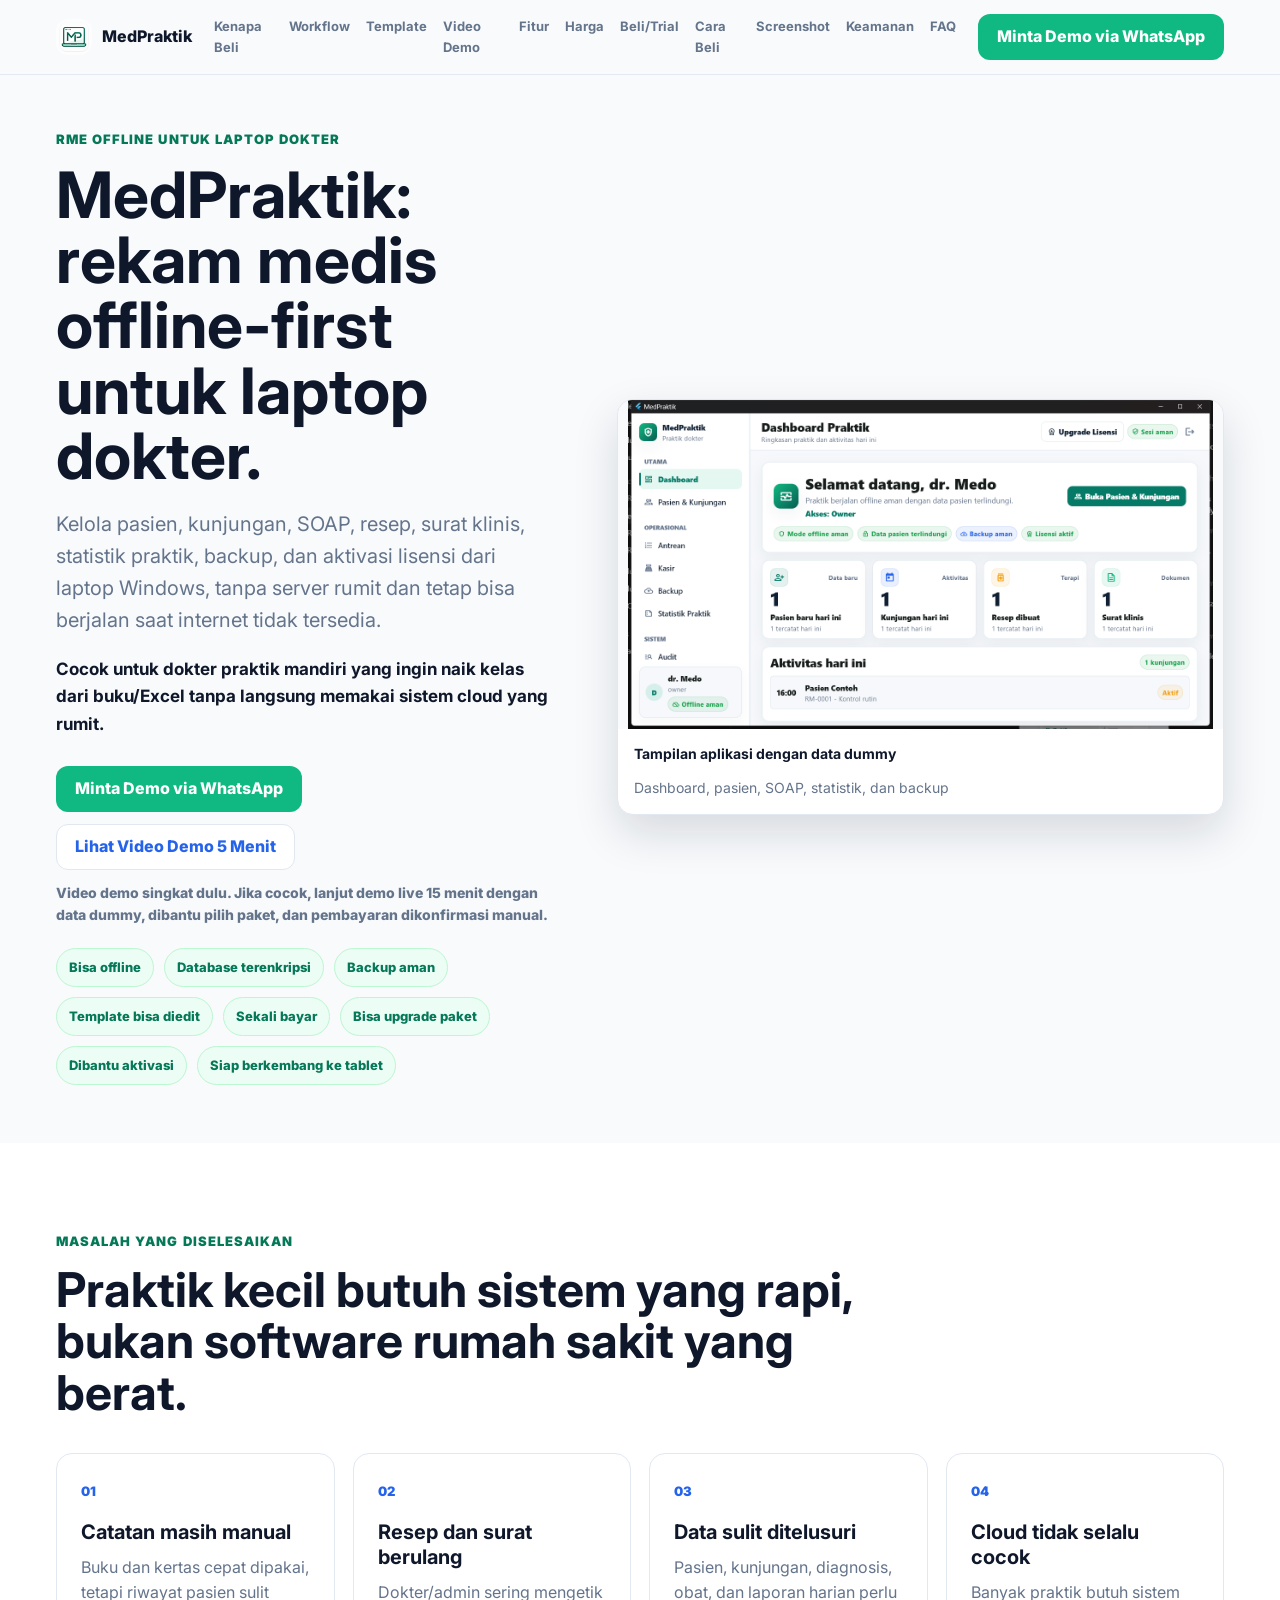
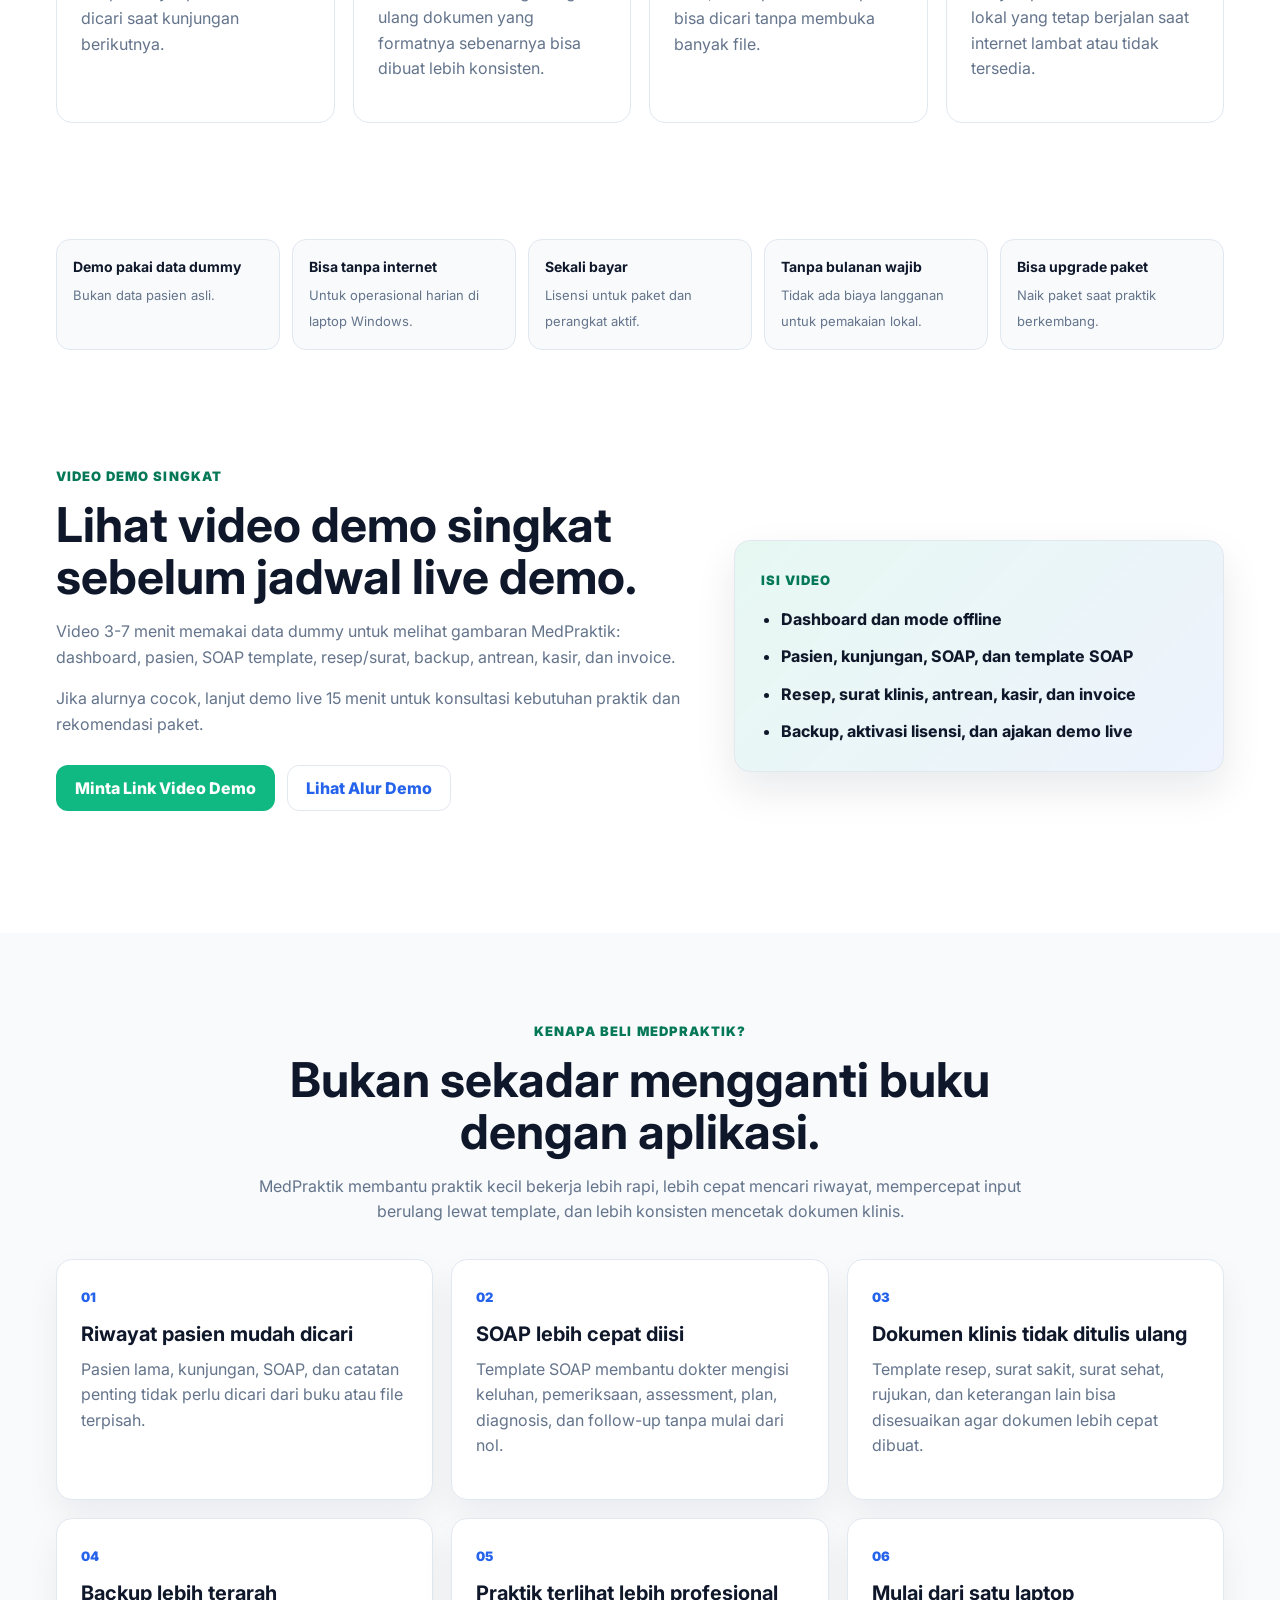
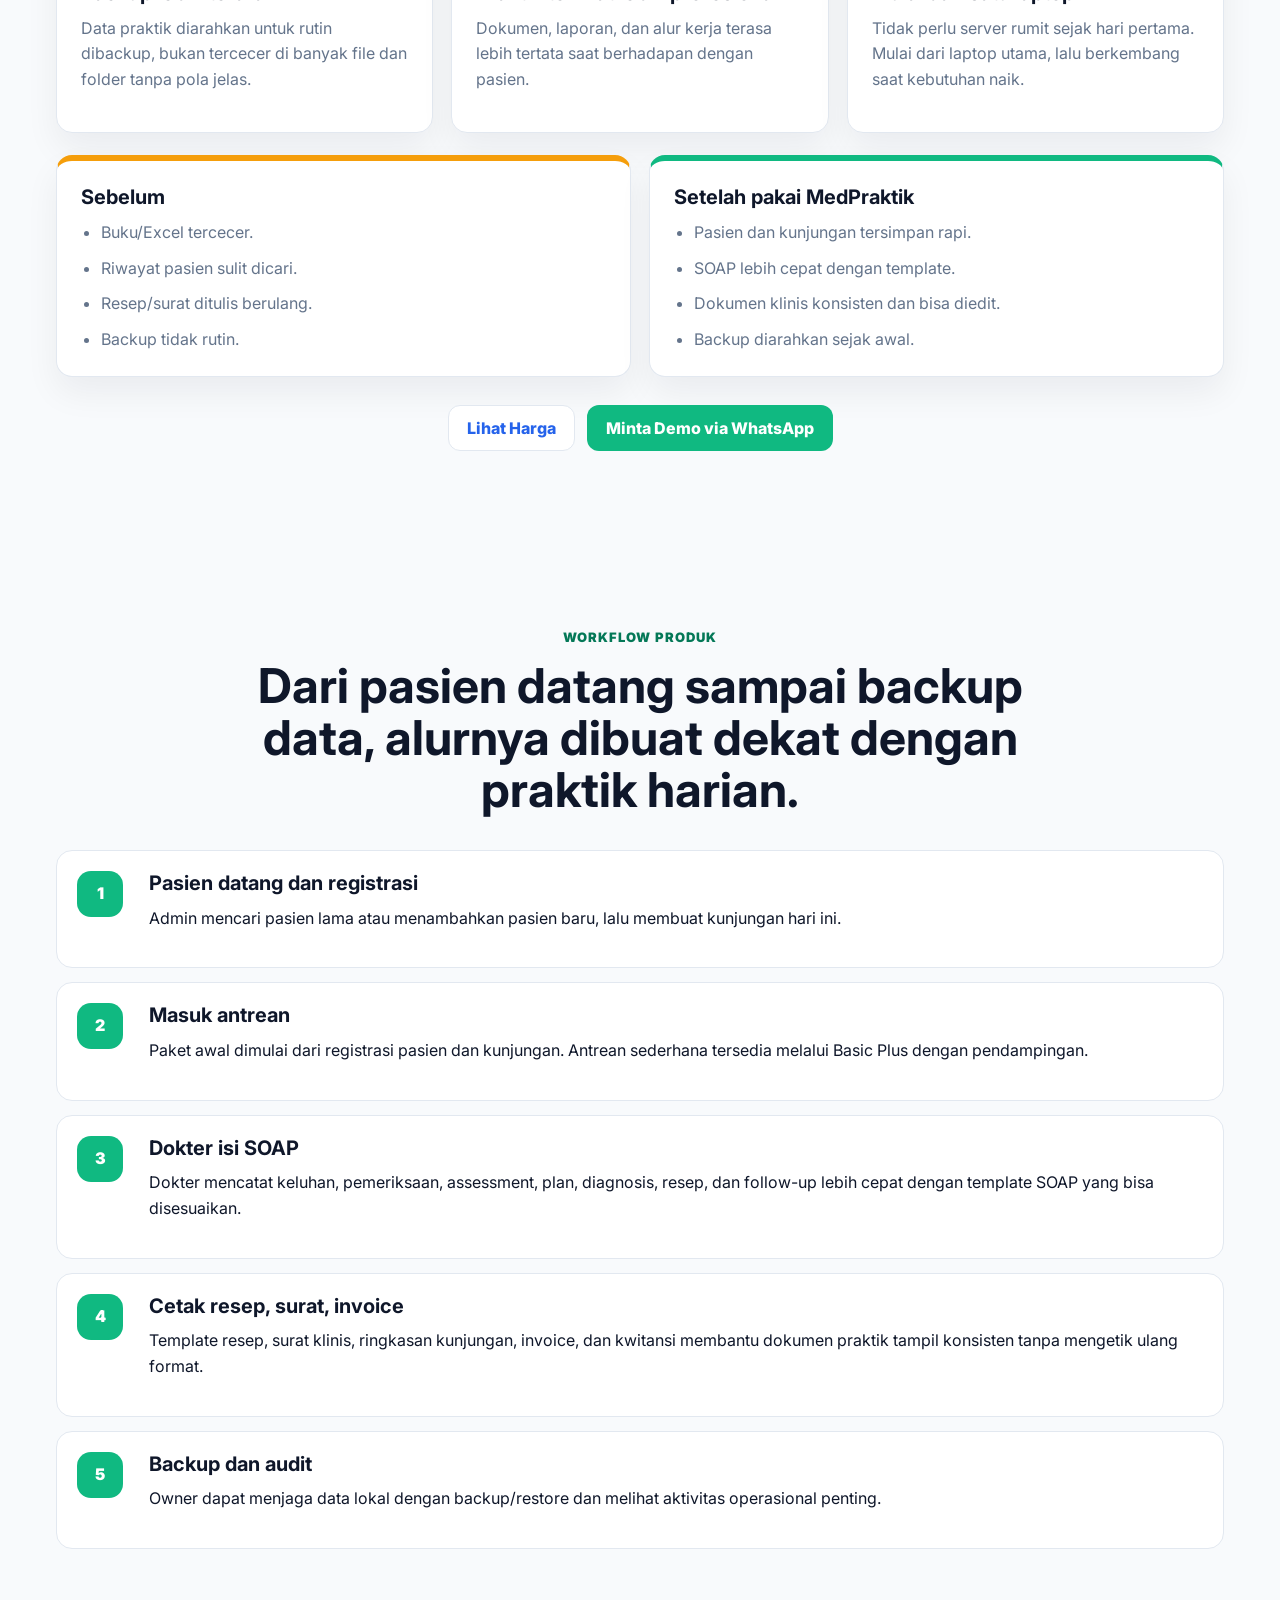
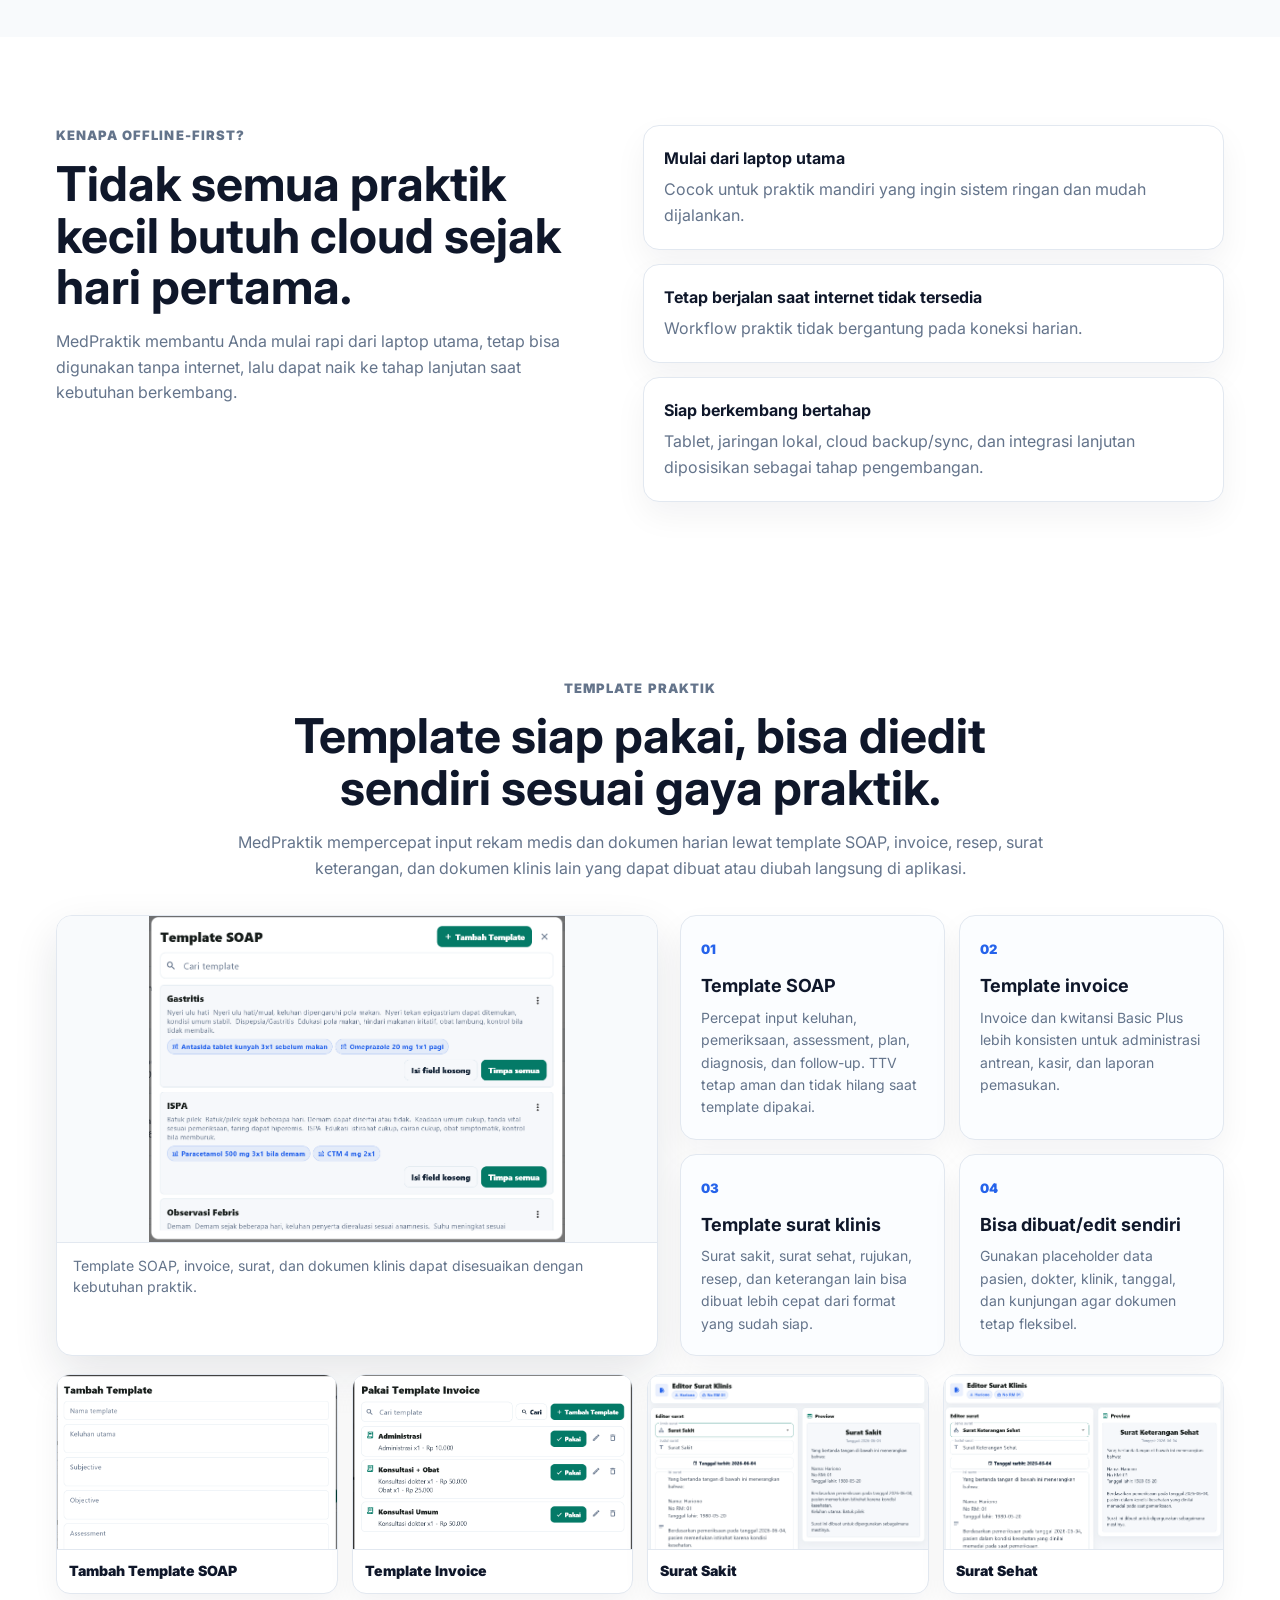
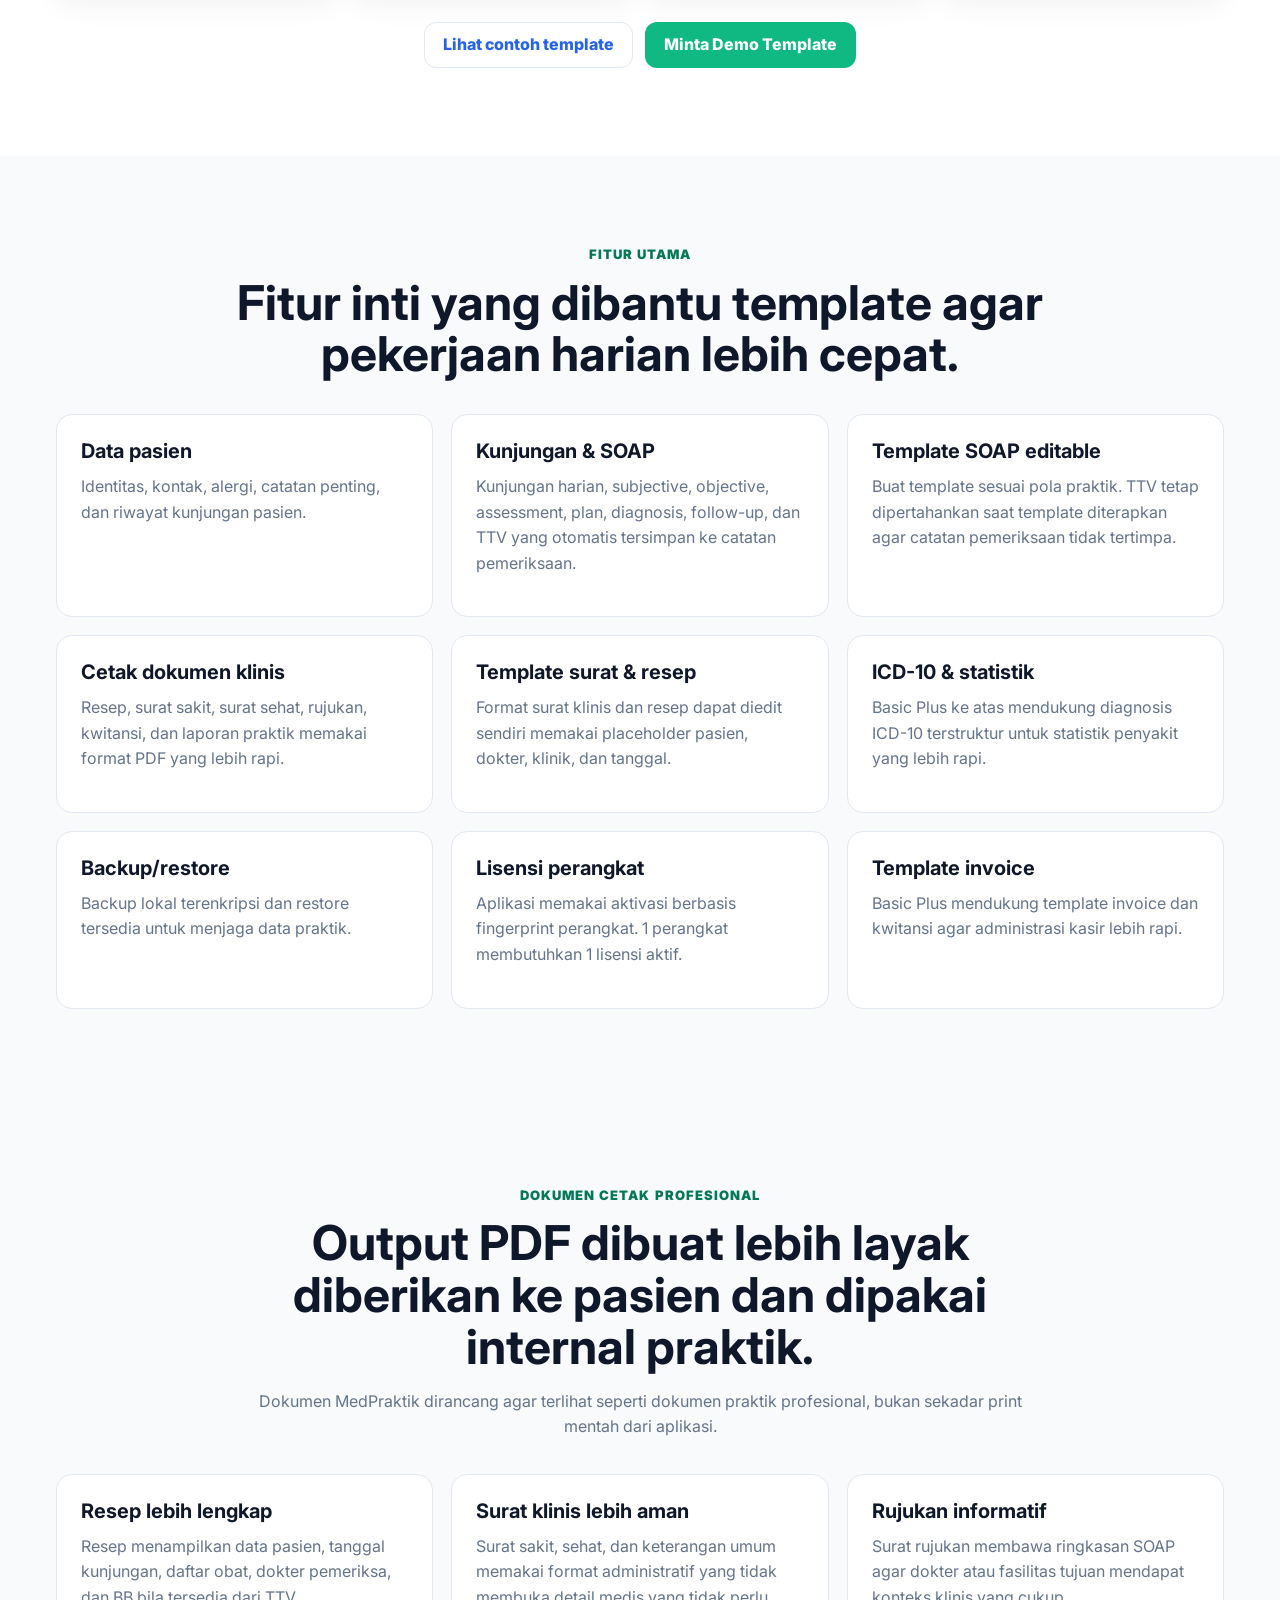
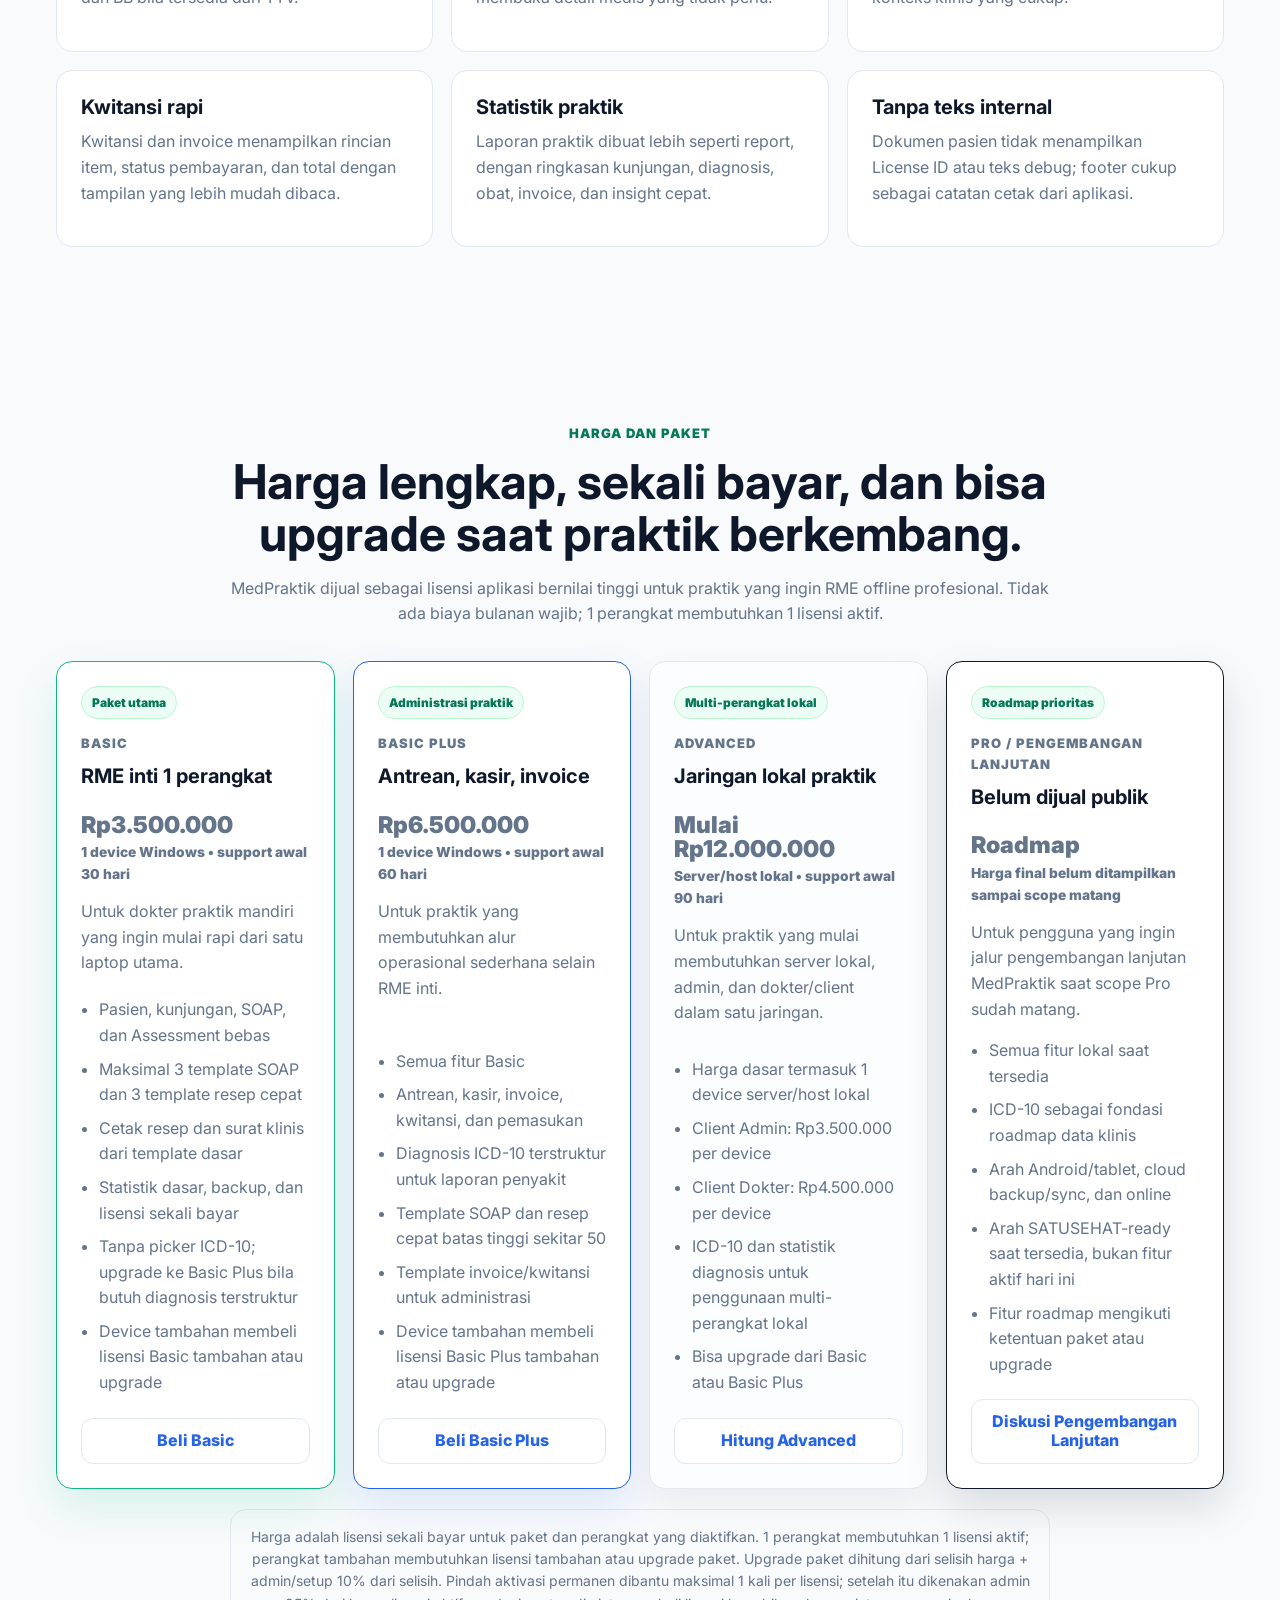
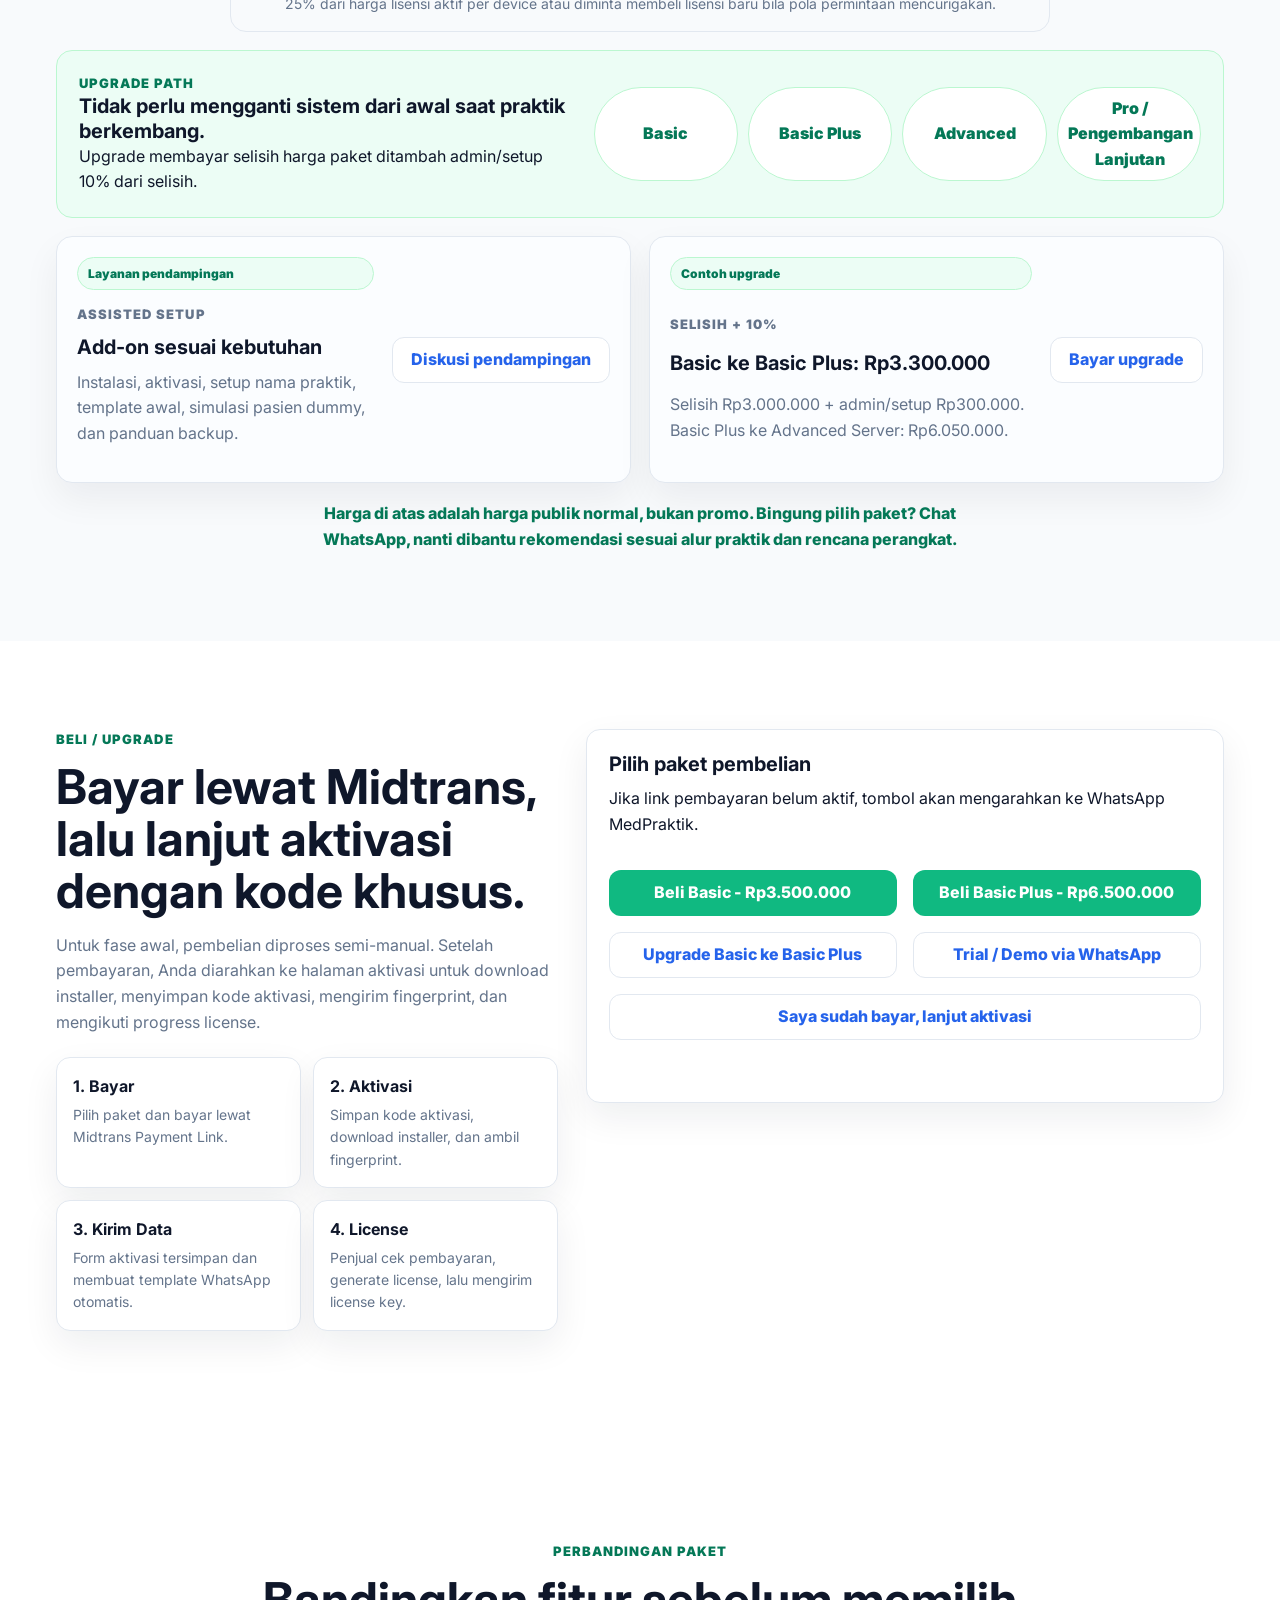
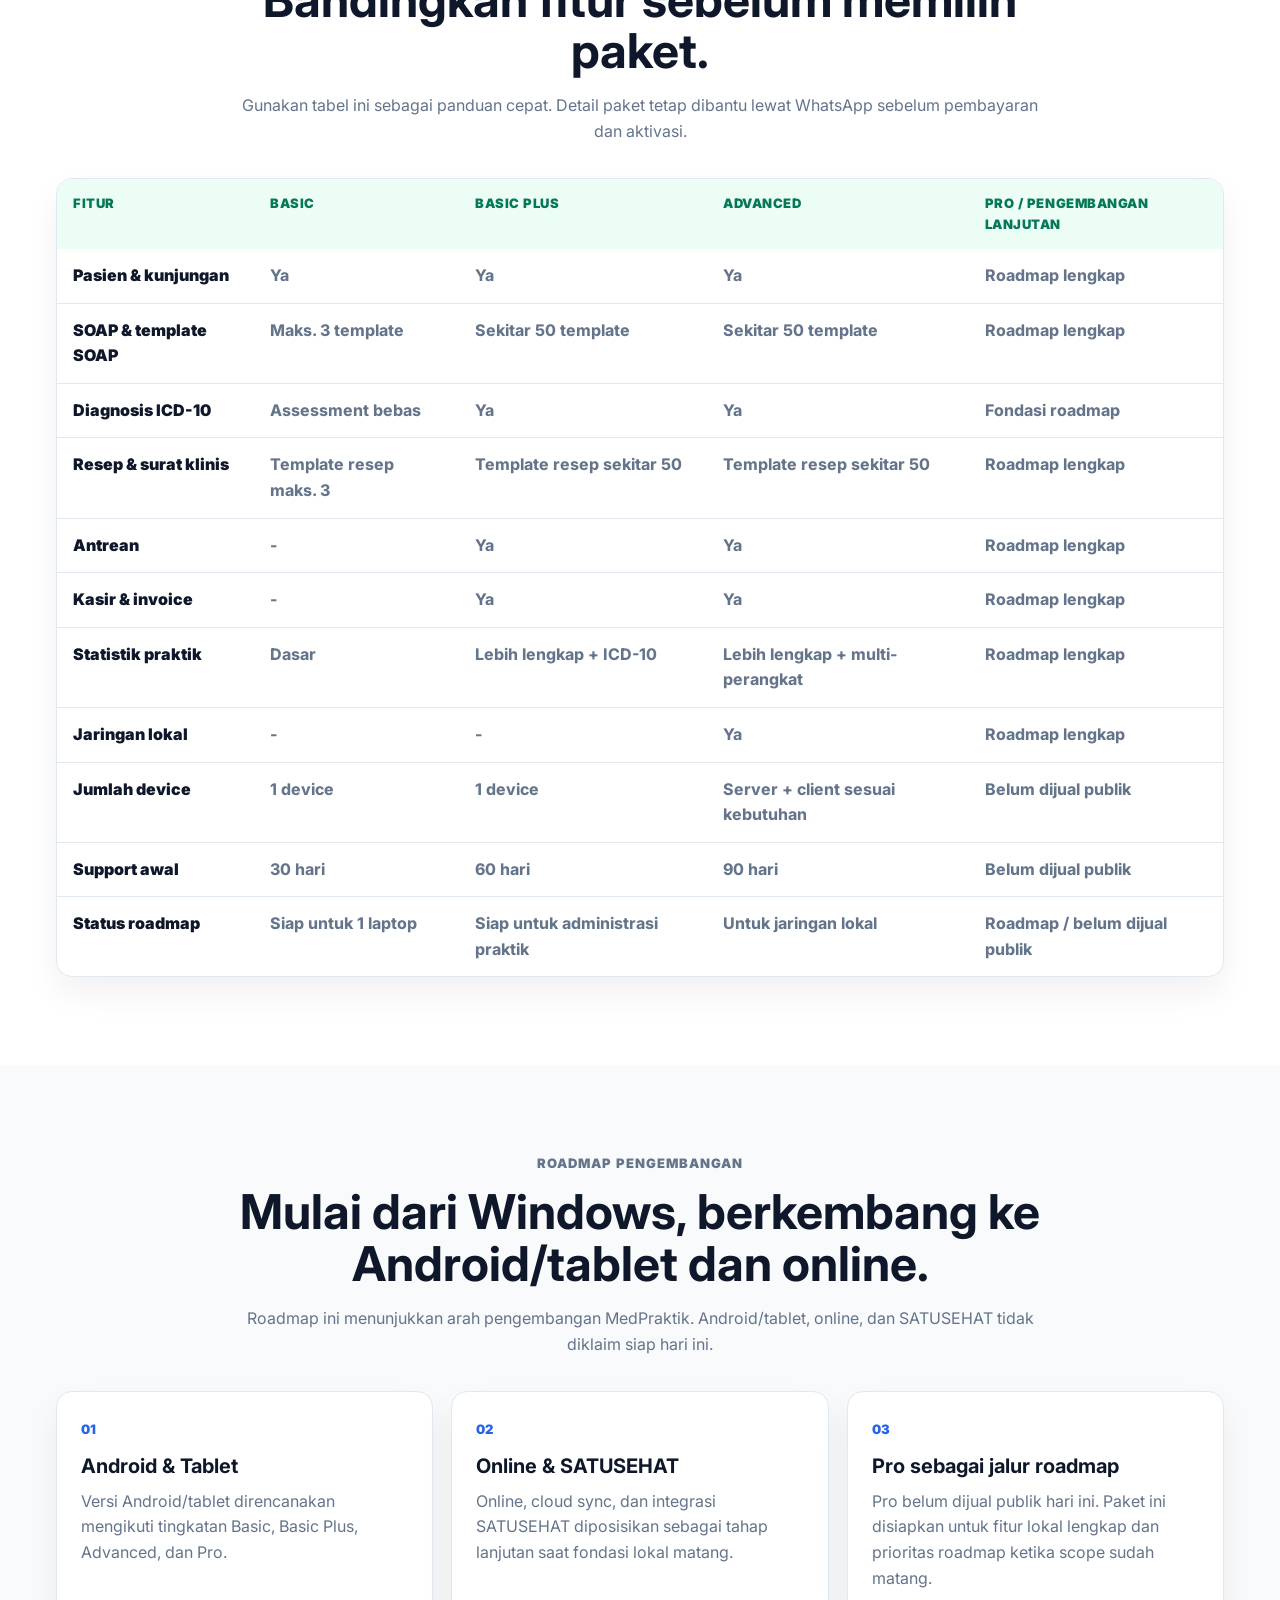
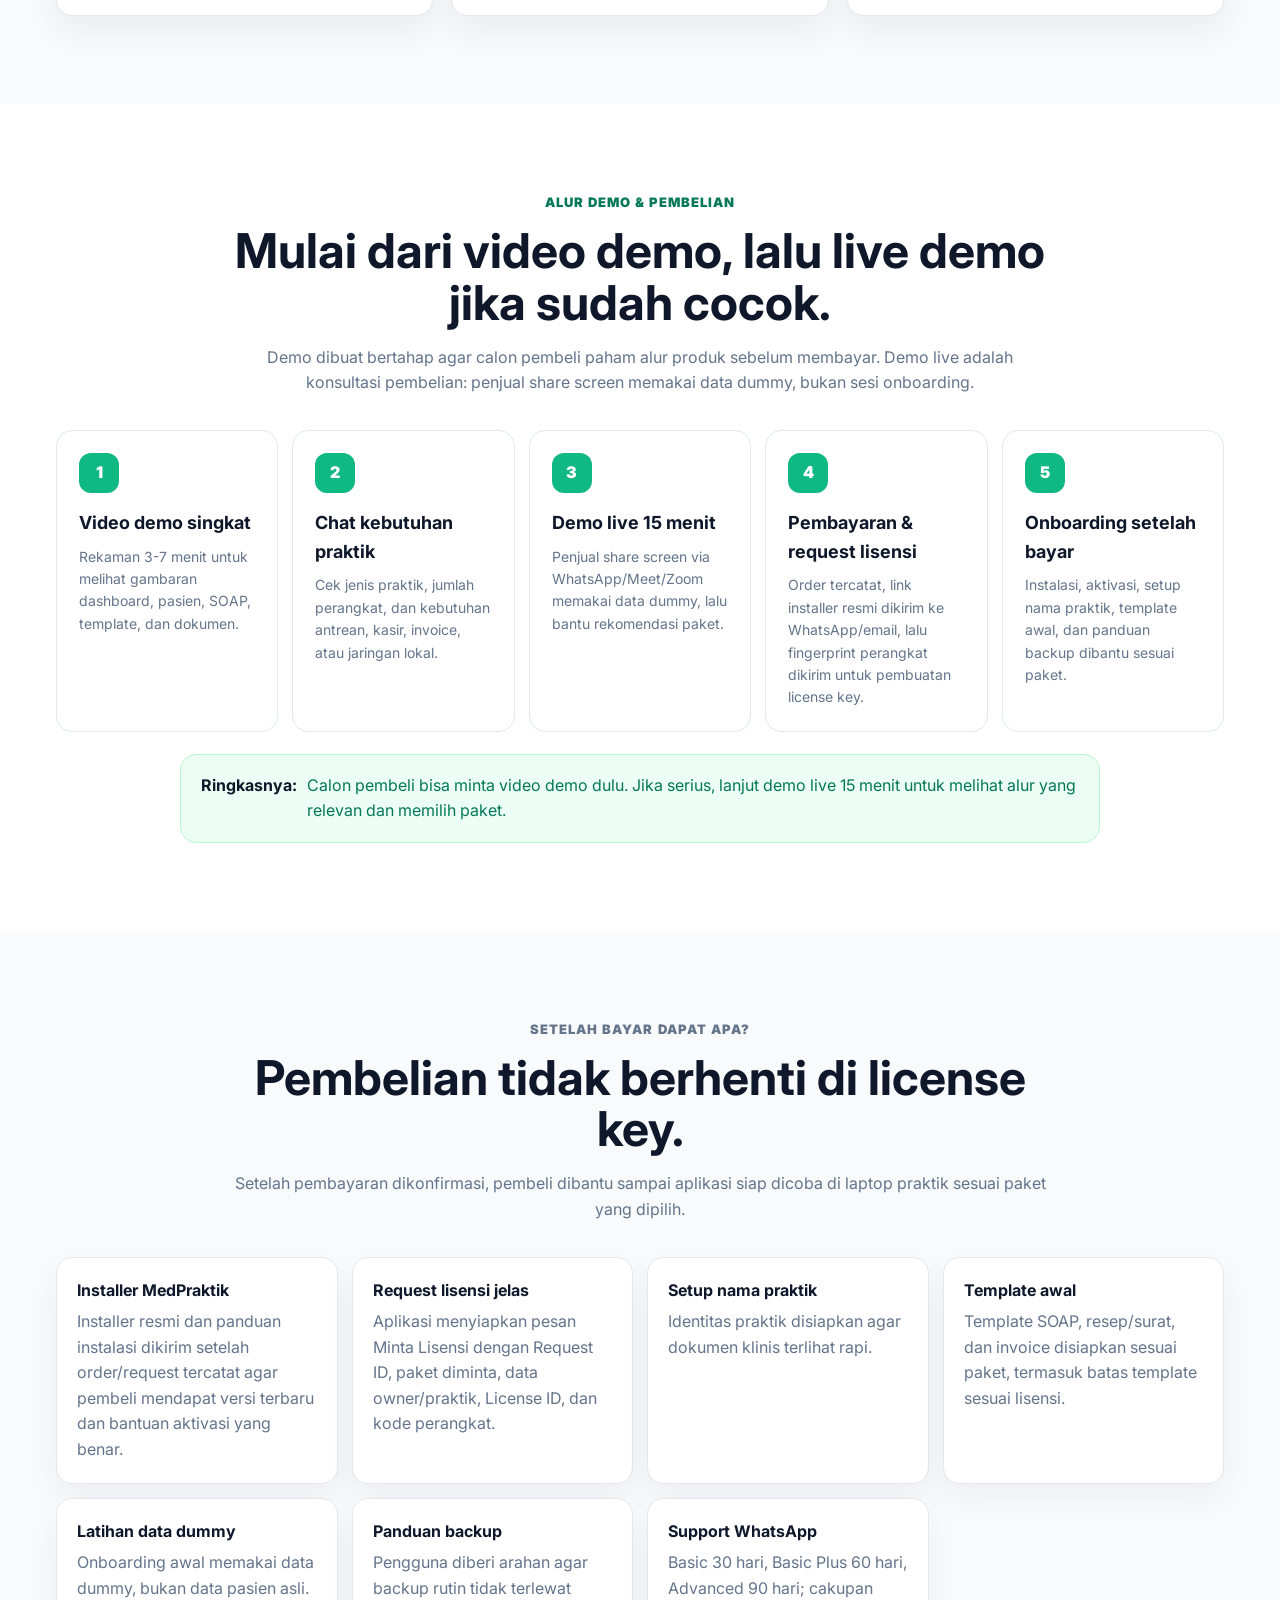
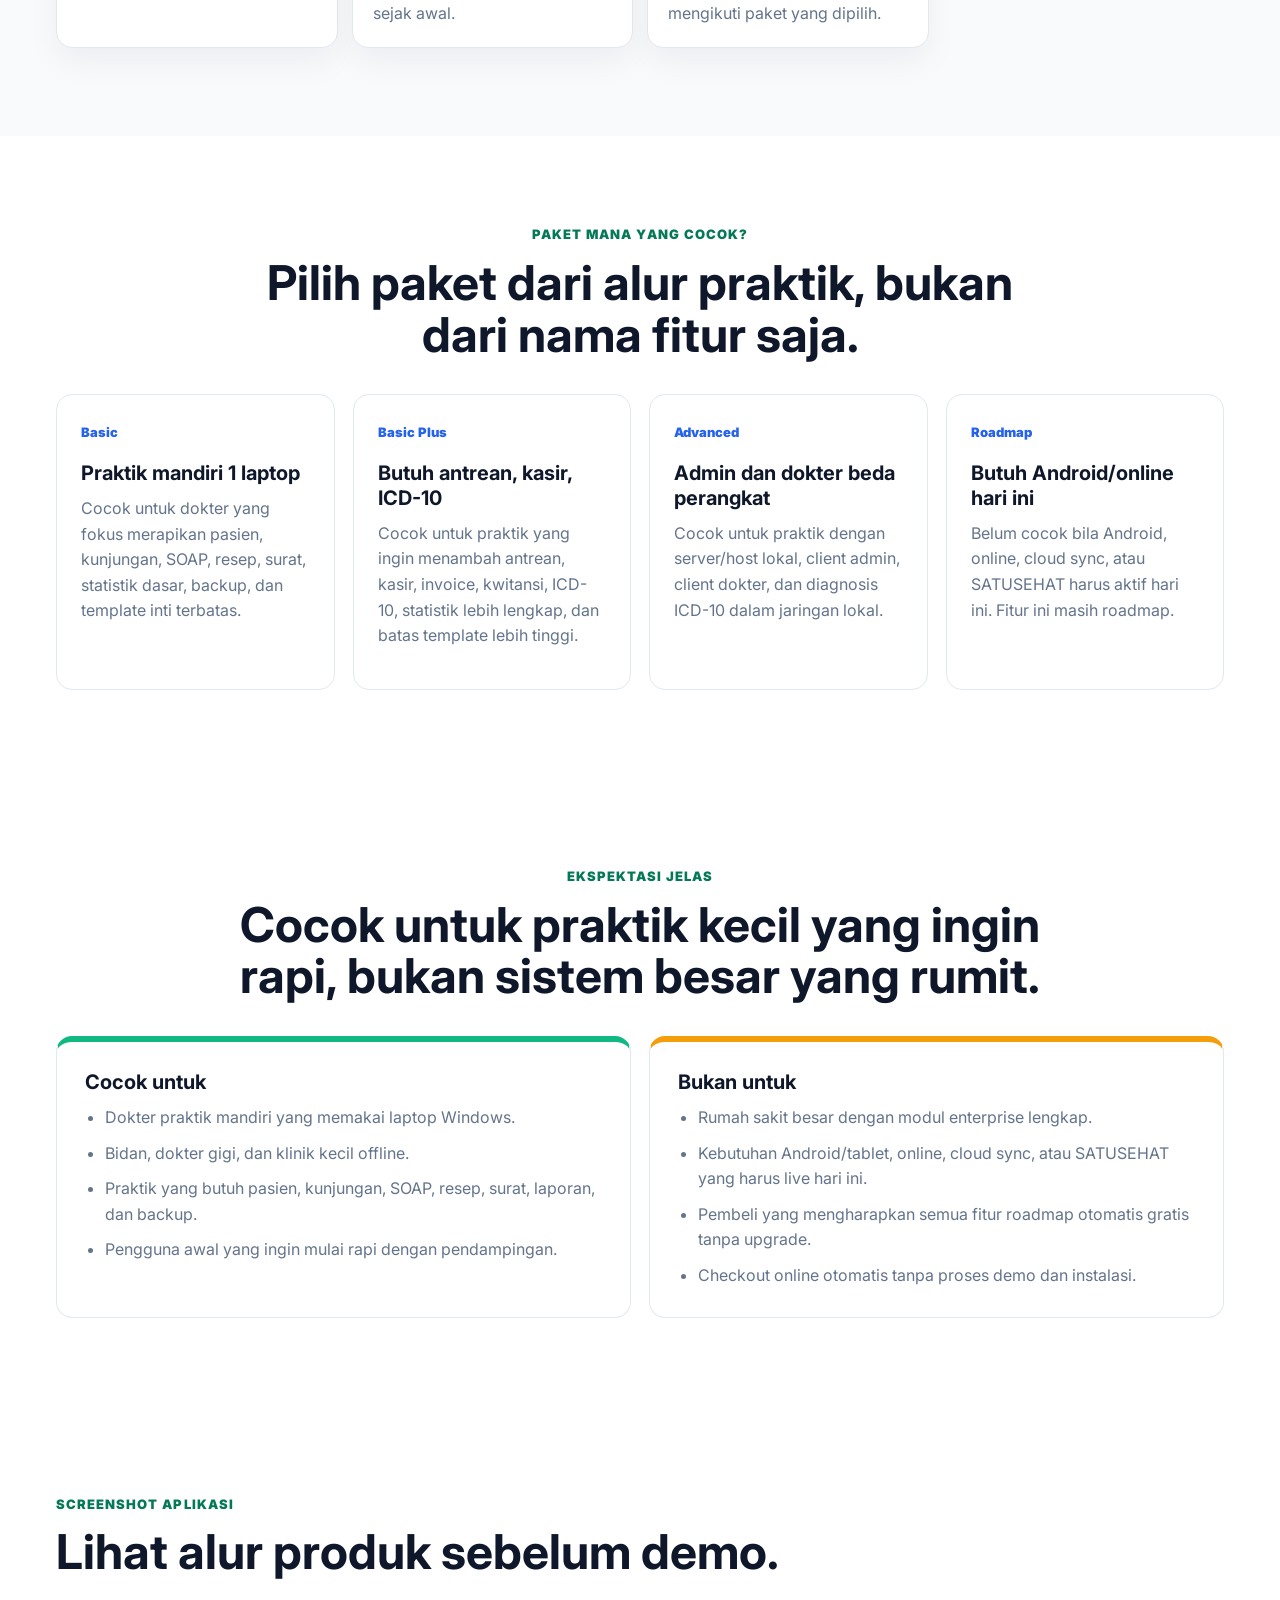
<file: index.html>
<!doctype html>
<html lang="id">
  <head>
    <meta charset="utf-8">
    <meta name="viewport" content="width=device-width, initial-scale=1">
    <meta
      name="description"
      content="MedPraktik adalah RME offline untuk laptop dokter berbasis Windows, dengan data lokal, database terenkripsi, backup aman, cetak dokumen klinis, dan bantuan aktivasi."
    >
    <meta name="theme-color" content="#047857">
    <meta property="og:type" content="website">
    <meta property="og:url" content="https://github.com/medpraktik/medpraktik-web">
    <meta property="og:title" content="MedPraktik | RME Offline untuk Laptop Dokter">
    <meta property="og:description" content="RME offline-first untuk laptop dokter. Kelola pasien, kunjungan, SOAP, resep, surat klinis, statistik, backup, dan aktivasi lisensi dari Windows.">
    <meta property="og:image" content="assets/brand/og-image.png">
    <meta name="twitter:card" content="summary_large_image">
    <meta name="twitter:title" content="MedPraktik | RME Offline untuk Laptop Dokter">
    <meta name="twitter:description" content="RME offline untuk laptop dokter yang ingin mulai rapi tanpa server rumit dan tetap bisa berjalan saat internet tidak tersedia.">
    <meta name="twitter:image" content="assets/brand/og-image.png">
    <title>MedPraktik | RME Offline untuk Laptop Dokter</title>
    <link rel="icon" href="assets/brand/favicon.ico" sizes="any">
    <link rel="icon" href="assets/brand/favicon.png" type="image/png">
    <link rel="apple-touch-icon" href="assets/brand/apple-touch-icon.png">
    <link rel="preconnect" href="https://fonts.googleapis.com">
    <link rel="preconnect" href="https://fonts.gstatic.com" crossorigin>
    <link href="https://fonts.googleapis.com/css2?family=Inter:wght@400;500;600;700;800;900&display=swap" rel="stylesheet">
    <link rel="stylesheet" href="styles.css">
  </head>
  <body>
    <header class="site-header" data-header>
      <a class="brand" href="#top" aria-label="MedPraktik beranda">
        <img class="brand-logo" src="assets/brand/logo-mark.png" alt="" aria-hidden="true">
        <span>MedPraktik</span>
      </a>
      <button class="nav-toggle" type="button" aria-expanded="false" aria-controls="site-nav" data-nav-toggle>
        <span class="sr-only">Buka menu</span>
        <span></span>
        <span></span>
        <span></span>
      </button>
      <nav class="site-nav" id="site-nav" data-nav>
        <a href="#kenapa-beli">Kenapa Beli</a>
        <a href="#workflow">Workflow</a>
        <a href="#template">Template</a>
        <a href="#video-demo">Video Demo</a>
        <a href="#fitur">Fitur</a>
        <a href="#harga">Harga</a>
        <a href="#beli">Beli/Trial</a>
        <a href="#cara-beli">Cara Beli</a>
        <a href="#screenshot">Screenshot</a>
        <a href="#keamanan">Keamanan</a>
        <a href="#faq">FAQ</a>
      </nav>
      <a class="button primary js-whatsapp-link" href="https://wa.me/6283896985999?text=Halo%2C%20saya%20ingin%20melihat%20video%20demo%20singkat%20atau%20jadwal%20demo%20live%2015%20menit%20MedPraktik%20dengan%20data%20dummy.%20Saya%20ingin%20dibantu%20pilih%20paket.">Minta Demo via WhatsApp</a>
    </header>

    <main id="top">
      <section class="hero section">
        <div class="section-inner hero-grid">
          <div>
            <p class="eyebrow">RME Offline untuk Laptop Dokter</p>
            <h1>MedPraktik: rekam medis offline-first untuk laptop dokter.</h1>
            <p class="lead">
              Kelola pasien, kunjungan, SOAP, resep, surat klinis, statistik praktik, backup, dan aktivasi lisensi dari laptop Windows, tanpa server rumit dan tetap bisa berjalan saat internet tidak tersedia.
            </p>
            <p class="hero-proof">
              Cocok untuk dokter praktik mandiri yang ingin naik kelas dari buku/Excel tanpa langsung memakai sistem cloud yang rumit.
            </p>
            <div class="hero-actions">
              <a class="button primary js-whatsapp-link" href="https://wa.me/6283896985999?text=Halo%2C%20saya%20ingin%20melihat%20video%20demo%20singkat%20atau%20jadwal%20demo%20live%2015%20menit%20MedPraktik%20dengan%20data%20dummy.%20Saya%20ingin%20dibantu%20pilih%20paket.">Minta Demo via WhatsApp</a>
              <a class="button secondary" href="#video-demo">Lihat Video Demo 5 Menit</a>
            </div>
            <p class="cta-microcopy">Video demo singkat dulu. Jika cocok, lanjut demo live 15 menit dengan data dummy, dibantu pilih paket, dan pembayaran dikonfirmasi manual.</p>
            <div class="badge-row" aria-label="Nilai jual utama">
              <span>Bisa offline</span>
              <span>Database terenkripsi</span>
              <span>Backup aman</span>
              <span>Template bisa diedit</span>
              <span>Sekali bayar</span>
              <span>Bisa upgrade paket</span>
              <span>Dibantu aktivasi</span>
              <span>Siap berkembang ke tablet</span>
            </div>
          </div>
          <figure class="hero-shot">
            <img src="assets/screenshots/main/dashboard.png" alt="Screenshot dashboard MedPraktik dengan data dummy" data-hero-shot>
            <figcaption class="shot-caption">
              <strong>Tampilan aplikasi dengan data dummy</strong>
              <span>Dashboard, pasien, SOAP, statistik, dan backup</span>
            </figcaption>
          </figure>
        </div>
      </section>

      <section class="problem section">
        <div class="section-inner">
          <div class="section-heading">
            <p class="eyebrow">Masalah yang diselesaikan</p>
            <h2>Praktik kecil butuh sistem yang rapi, bukan software rumah sakit yang berat.</h2>
          </div>
          <div class="grid-4">
            <article class="card">
              <span class="card-number">01</span>
              <h3>Catatan masih manual</h3>
              <p>Buku dan kertas cepat dipakai, tetapi riwayat pasien sulit dicari saat kunjungan berikutnya.</p>
            </article>
            <article class="card">
              <span class="card-number">02</span>
              <h3>Resep dan surat berulang</h3>
              <p>Dokter/admin sering mengetik ulang dokumen yang formatnya sebenarnya bisa dibuat lebih konsisten.</p>
            </article>
            <article class="card">
              <span class="card-number">03</span>
              <h3>Data sulit ditelusuri</h3>
              <p>Pasien, kunjungan, diagnosis, obat, dan laporan harian perlu bisa dicari tanpa membuka banyak file.</p>
            </article>
            <article class="card">
              <span class="card-number">04</span>
              <h3>Cloud tidak selalu cocok</h3>
              <p>Banyak praktik butuh sistem lokal yang tetap berjalan saat internet lambat atau tidak tersedia.</p>
            </article>
          </div>
        </div>
      </section>

      <section class="trust-strip section">
        <div class="section-inner">
          <div class="trust-strip-grid" aria-label="Kepercayaan pembelian">
            <div><strong>Demo pakai data dummy</strong><span>Bukan data pasien asli.</span></div>
            <div><strong>Bisa tanpa internet</strong><span>Untuk operasional harian di laptop Windows.</span></div>
            <div><strong>Sekali bayar</strong><span>Lisensi untuk paket dan perangkat aktif.</span></div>
            <div><strong>Tanpa bulanan wajib</strong><span>Tidak ada biaya langganan untuk pemakaian lokal.</span></div>
            <div><strong>Bisa upgrade paket</strong><span>Naik paket saat praktik berkembang.</span></div>
          </div>
        </div>
      </section>

      <section class="video-demo section" id="video-demo">
        <div class="section-inner video-demo-layout">
          <div class="section-heading">
            <p class="eyebrow">Video demo singkat</p>
            <h2>Lihat video demo singkat sebelum jadwal live demo.</h2>
            <p>Video 3-7 menit memakai data dummy untuk melihat gambaran MedPraktik: dashboard, pasien, SOAP template, resep/surat, backup, antrean, kasir, dan invoice.</p>
            <p>Jika alurnya cocok, lanjut demo live 15 menit untuk konsultasi kebutuhan praktik dan rekomendasi paket.</p>
            <div class="section-actions left">
              <a class="button primary js-whatsapp-link" data-whatsapp-message="Halo, saya ingin mendapatkan link video demo singkat MedPraktik dan jadwal demo live 15 menit jika cocok." href="https://wa.me/6283896985999?text=Halo%2C%20saya%20ingin%20mendapatkan%20link%20video%20demo%20singkat%20MedPraktik%20dan%20jadwal%20demo%20live%2015%20menit%20jika%20cocok.">Minta Link Video Demo</a>
              <a class="button secondary" href="#cara-beli">Lihat Alur Demo</a>
            </div>
          </div>
          <div class="video-demo-card" aria-label="Isi video demo MedPraktik">
            <span>Isi video</span>
            <ul>
              <li>Dashboard dan mode offline</li>
              <li>Pasien, kunjungan, SOAP, dan template SOAP</li>
              <li>Resep, surat klinis, antrean, kasir, dan invoice</li>
              <li>Backup, aktivasi lisensi, dan ajakan demo live</li>
            </ul>
          </div>
        </div>
      </section>

      <section class="buy-reasons section" id="kenapa-beli">
        <div class="section-inner">
          <div class="section-heading center">
            <p class="eyebrow">Kenapa beli MedPraktik?</p>
            <h2>Bukan sekadar mengganti buku dengan aplikasi.</h2>
            <p>MedPraktik membantu praktik kecil bekerja lebih rapi, lebih cepat mencari riwayat, mempercepat input berulang lewat template, dan lebih konsisten mencetak dokumen klinis.</p>
          </div>
          <div class="reason-grid">
            <article class="reason-card"><span>01</span><h3>Riwayat pasien mudah dicari</h3><p>Pasien lama, kunjungan, SOAP, dan catatan penting tidak perlu dicari dari buku atau file terpisah.</p></article>
            <article class="reason-card"><span>02</span><h3>SOAP lebih cepat diisi</h3><p>Template SOAP membantu dokter mengisi keluhan, pemeriksaan, assessment, plan, diagnosis, dan follow-up tanpa mulai dari nol.</p></article>
            <article class="reason-card"><span>03</span><h3>Dokumen klinis tidak ditulis ulang</h3><p>Template resep, surat sakit, surat sehat, rujukan, dan keterangan lain bisa disesuaikan agar dokumen lebih cepat dibuat.</p></article>
            <article class="reason-card"><span>04</span><h3>Backup lebih terarah</h3><p>Data praktik diarahkan untuk rutin dibackup, bukan tercecer di banyak file dan folder tanpa pola jelas.</p></article>
            <article class="reason-card"><span>05</span><h3>Praktik terlihat lebih profesional</h3><p>Dokumen, laporan, dan alur kerja terasa lebih tertata saat berhadapan dengan pasien.</p></article>
            <article class="reason-card"><span>06</span><h3>Mulai dari satu laptop</h3><p>Tidak perlu server rumit sejak hari pertama. Mulai dari laptop utama, lalu berkembang saat kebutuhan naik.</p></article>
          </div>
          <div class="comparison-grid" aria-label="Perbandingan sebelum dan sesudah memakai MedPraktik">
            <article class="comparison-card before">
              <h3>Sebelum</h3>
              <ul>
                <li>Buku/Excel tercecer.</li>
                <li>Riwayat pasien sulit dicari.</li>
                <li>Resep/surat ditulis berulang.</li>
                <li>Backup tidak rutin.</li>
              </ul>
            </article>
            <article class="comparison-card after">
              <h3>Setelah pakai MedPraktik</h3>
              <ul>
                <li>Pasien dan kunjungan tersimpan rapi.</li>
                <li>SOAP lebih cepat dengan template.</li>
                <li>Dokumen klinis konsisten dan bisa diedit.</li>
                <li>Backup diarahkan sejak awal.</li>
              </ul>
            </article>
          </div>
          <div class="section-actions">
            <a class="button secondary" href="#harga">Lihat Harga</a>
            <a class="button primary js-whatsapp-link" href="https://wa.me/6283896985999?text=Halo%2C%20saya%20ingin%20melihat%20video%20demo%20singkat%20atau%20jadwal%20demo%20live%2015%20menit%20MedPraktik%20dengan%20data%20dummy.%20Saya%20ingin%20dibantu%20pilih%20paket.">Minta Demo via WhatsApp</a>
          </div>
        </div>
      </section>

      <section class="workflow section" id="workflow">
        <div class="section-inner">
          <div class="section-heading center">
            <p class="eyebrow">Workflow produk</p>
            <h2>Dari pasien datang sampai backup data, alurnya dibuat dekat dengan praktik harian.</h2>
          </div>
          <ol class="workflow-list">
            <li class="workflow-step">
              <span>1</span>
              <div>
                <h3>Pasien datang dan registrasi</h3>
                <p>Admin mencari pasien lama atau menambahkan pasien baru, lalu membuat kunjungan hari ini.</p>
              </div>
            </li>
            <li class="workflow-step">
              <span>2</span>
              <div>
                <h3>Masuk antrean</h3>
                <p>Paket awal dimulai dari registrasi pasien dan kunjungan. Antrean sederhana tersedia melalui Basic Plus dengan pendampingan.</p>
              </div>
            </li>
            <li class="workflow-step">
              <span>3</span>
              <div>
                <h3>Dokter isi SOAP</h3>
                <p>Dokter mencatat keluhan, pemeriksaan, assessment, plan, diagnosis, resep, dan follow-up lebih cepat dengan template SOAP yang bisa disesuaikan.</p>
              </div>
            </li>
            <li class="workflow-step">
              <span>4</span>
              <div>
                <h3>Cetak resep, surat, invoice</h3>
                <p>Template resep, surat klinis, ringkasan kunjungan, invoice, dan kwitansi membantu dokumen praktik tampil konsisten tanpa mengetik ulang format.</p>
              </div>
            </li>
            <li class="workflow-step">
              <span>5</span>
              <div>
                <h3>Backup dan audit</h3>
                <p>Owner dapat menjaga data lokal dengan backup/restore dan melihat aktivitas operasional penting.</p>
              </div>
            </li>
          </ol>
        </div>
      </section>

      <section class="offline section">
        <div class="section-inner split-layout">
          <div class="section-heading">
            <p class="eyebrow">Kenapa offline-first?</p>
            <h2>Tidak semua praktik kecil butuh cloud sejak hari pertama.</h2>
            <p>MedPraktik membantu Anda mulai rapi dari laptop utama, tetap bisa digunakan tanpa internet, lalu dapat naik ke tahap lanjutan saat kebutuhan berkembang.</p>
          </div>
          <div class="trust-list">
            <article class="trust-item"><strong>Mulai dari laptop utama</strong><span>Cocok untuk praktik mandiri yang ingin sistem ringan dan mudah dijalankan.</span></article>
            <article class="trust-item"><strong>Tetap berjalan saat internet tidak tersedia</strong><span>Workflow praktik tidak bergantung pada koneksi harian.</span></article>
            <article class="trust-item"><strong>Siap berkembang bertahap</strong><span>Tablet, jaringan lokal, cloud backup/sync, dan integrasi lanjutan diposisikan sebagai tahap pengembangan.</span></article>
          </div>
        </div>
      </section>

      <section class="template-showcase section" id="template">
        <div class="section-inner">
          <div class="section-heading center">
            <p class="eyebrow">Template praktik</p>
            <h2>Template siap pakai, bisa diedit sendiri sesuai gaya praktik.</h2>
            <p>MedPraktik mempercepat input rekam medis dan dokumen harian lewat template SOAP, invoice, resep, surat keterangan, dan dokumen klinis lain yang dapat dibuat atau diubah langsung di aplikasi.</p>
          </div>
          <div class="template-layout">
            <figure class="template-shot">
              <img src="assets/screenshots/supporting/template-soap.png" alt="Screenshot daftar template SOAP MedPraktik dengan data dummy">
              <figcaption>Template SOAP, invoice, surat, dan dokumen klinis dapat disesuaikan dengan kebutuhan praktik.</figcaption>
            </figure>
            <div class="template-points">
              <article class="template-point"><span>01</span><strong>Template SOAP</strong><p>Percepat input keluhan, pemeriksaan, assessment, plan, diagnosis, dan follow-up. TTV tetap aman dan tidak hilang saat template dipakai.</p></article>
              <article class="template-point"><span>02</span><strong>Template invoice</strong><p>Invoice dan kwitansi Basic Plus lebih konsisten untuk administrasi antrean, kasir, dan laporan pemasukan.</p></article>
              <article class="template-point"><span>03</span><strong>Template surat klinis</strong><p>Surat sakit, surat sehat, rujukan, resep, dan keterangan lain bisa dibuat lebih cepat dari format yang sudah siap.</p></article>
              <article class="template-point"><span>04</span><strong>Bisa dibuat/edit sendiri</strong><p>Gunakan placeholder data pasien, dokter, klinik, tanggal, dan kunjungan agar dokumen tetap fleksibel.</p></article>
            </div>
          </div>
          <div class="template-preview-grid" aria-label="Contoh template MedPraktik">
            <figure><img src="assets/screenshots/supporting/template-soap-add.png" alt="Screenshot tambah template SOAP MedPraktik"><figcaption>Tambah Template SOAP</figcaption></figure>
            <figure><img src="assets/screenshots/supporting/template-invoice.png" alt="Screenshot template invoice MedPraktik"><figcaption>Template Invoice</figcaption></figure>
            <figure><img src="assets/screenshots/supporting/letter-sick.png" alt="Screenshot surat sakit MedPraktik"><figcaption>Surat Sakit</figcaption></figure>
            <figure><img src="assets/screenshots/supporting/letter-health.png" alt="Screenshot surat keterangan sehat MedPraktik"><figcaption>Surat Sehat</figcaption></figure>
          </div>
          <div class="section-actions">
            <a class="button secondary" href="#screenshot">Lihat contoh template</a>
            <a class="button primary js-whatsapp-link" data-whatsapp-message="Halo, saya ingin melihat video demo atau demo live MedPraktik dengan data dummy. Saya ingin melihat template SOAP, invoice, dan surat klinis." href="https://wa.me/6283896985999?text=Halo%2C%20saya%20ingin%20melihat%20video%20demo%20atau%20demo%20live%20MedPraktik%20dengan%20data%20dummy.%20Saya%20ingin%20melihat%20template%20SOAP%2C%20invoice%2C%20dan%20surat%20klinis.">Minta Demo Template</a>
          </div>
        </div>
      </section>

      <section class="section" id="fitur">
        <div class="section-inner">
          <div class="section-heading center">
            <p class="eyebrow">Fitur utama</p>
            <h2>Fitur inti yang dibantu template agar pekerjaan harian lebih cepat.</h2>
          </div>
          <div class="grid-3">
            <article class="card"><h3>Data pasien</h3><p>Identitas, kontak, alergi, catatan penting, dan riwayat kunjungan pasien.</p></article>
            <article class="card"><h3>Kunjungan & SOAP</h3><p>Kunjungan harian, subjective, objective, assessment, plan, diagnosis, follow-up, dan TTV yang otomatis tersimpan ke catatan pemeriksaan.</p></article>
            <article class="card"><h3>Template SOAP editable</h3><p>Buat template sesuai pola praktik. TTV tetap dipertahankan saat template diterapkan agar catatan pemeriksaan tidak tertimpa.</p></article>
            <article class="card"><h3>Cetak dokumen klinis</h3><p>Resep, surat sakit, surat sehat, rujukan, kwitansi, dan laporan praktik memakai format PDF yang lebih rapi.</p></article>
            <article class="card"><h3>Template surat & resep</h3><p>Format surat klinis dan resep dapat diedit sendiri memakai placeholder pasien, dokter, klinik, dan tanggal.</p></article>
            <article class="card"><h3>ICD-10 & statistik</h3><p>Basic Plus ke atas mendukung diagnosis ICD-10 terstruktur untuk statistik penyakit yang lebih rapi.</p></article>
            <article class="card"><h3>Backup/restore</h3><p>Backup lokal terenkripsi dan restore tersedia untuk menjaga data praktik.</p></article>
            <article class="card"><h3>Lisensi perangkat</h3><p>Aplikasi memakai aktivasi berbasis fingerprint perangkat. 1 perangkat membutuhkan 1 lisensi aktif.</p></article>
            <article class="card"><h3>Template invoice</h3><p>Basic Plus mendukung template invoice dan kwitansi agar administrasi kasir lebih rapi.</p></article>
          </div>
        </div>
      </section>

      <section class="section pdf-documents">
        <div class="section-inner">
          <div class="section-heading center">
            <p class="eyebrow">Dokumen cetak profesional</p>
            <h2>Output PDF dibuat lebih layak diberikan ke pasien dan dipakai internal praktik.</h2>
            <p>Dokumen MedPraktik dirancang agar terlihat seperti dokumen praktik profesional, bukan sekadar print mentah dari aplikasi.</p>
          </div>
          <div class="grid-3">
            <article class="card"><h3>Resep lebih lengkap</h3><p>Resep menampilkan data pasien, tanggal kunjungan, daftar obat, dokter pemeriksa, dan BB bila tersedia dari TTV.</p></article>
            <article class="card"><h3>Surat klinis lebih aman</h3><p>Surat sakit, sehat, dan keterangan umum memakai format administratif yang tidak membuka detail medis yang tidak perlu.</p></article>
            <article class="card"><h3>Rujukan informatif</h3><p>Surat rujukan membawa ringkasan SOAP agar dokter atau fasilitas tujuan mendapat konteks klinis yang cukup.</p></article>
            <article class="card"><h3>Kwitansi rapi</h3><p>Kwitansi dan invoice menampilkan rincian item, status pembayaran, dan total dengan tampilan yang lebih mudah dibaca.</p></article>
            <article class="card"><h3>Statistik praktik</h3><p>Laporan praktik dibuat lebih seperti report, dengan ringkasan kunjungan, diagnosis, obat, invoice, dan insight cepat.</p></article>
            <article class="card"><h3>Tanpa teks internal</h3><p>Dokumen pasien tidak menampilkan License ID atau teks debug; footer cukup sebagai catatan cetak dari aplikasi.</p></article>
          </div>
        </div>
      </section>

      <section class="section" id="harga">
        <div class="section-inner">
          <div class="section-heading center">
            <p class="eyebrow">Harga dan paket</p>
            <h2>Harga lengkap, sekali bayar, dan bisa upgrade saat praktik berkembang.</h2>
            <p>MedPraktik dijual sebagai lisensi aplikasi bernilai tinggi untuk praktik yang ingin RME offline profesional. Tidak ada biaya bulanan wajib; 1 perangkat membutuhkan 1 lisensi aktif.</p>
          </div>
          <div class="pricing-grid">
            <article class="plan featured">
              <span class="plan-label">Paket utama</span>
              <p class="plan-name">Basic</p>
              <h3>RME inti 1 perangkat</h3>
              <p class="plan-price">Rp3.500.000</p>
              <p class="plan-meta">1 device Windows • support awal 30 hari</p>
              <p>Untuk dokter praktik mandiri yang ingin mulai rapi dari satu laptop utama.</p>
              <ul>
                <li>Pasien, kunjungan, SOAP, dan Assessment bebas</li>
                <li>Maksimal 3 template SOAP dan 3 template resep cepat</li>
                <li>Cetak resep dan surat klinis dari template dasar</li>
                <li>Statistik dasar, backup, dan lisensi sekali bayar</li>
                <li>Tanpa picker ICD-10; upgrade ke Basic Plus bila butuh diagnosis terstruktur</li>
                <li>Device tambahan membeli lisensi Basic tambahan atau upgrade</li>
              </ul>
              <a class="button secondary plan-cta js-payment-link" data-package="basic" href="#beli">Beli Basic</a>
            </article>
            <article class="plan recommended">
              <span class="plan-label">Administrasi praktik</span>
              <p class="plan-name">Basic Plus</p>
              <h3>Antrean, kasir, invoice</h3>
              <p class="plan-price">Rp6.500.000</p>
              <p class="plan-meta">1 device Windows • support awal 60 hari</p>
              <p>Untuk praktik yang membutuhkan alur operasional sederhana selain RME inti.</p>
              <ul>
                <li>Semua fitur Basic</li>
                <li>Antrean, kasir, invoice, kwitansi, dan pemasukan</li>
                <li>Diagnosis ICD-10 terstruktur untuk laporan penyakit</li>
                <li>Template SOAP dan resep cepat batas tinggi sekitar 50</li>
                <li>Template invoice/kwitansi untuk administrasi</li>
                <li>Device tambahan membeli lisensi Basic Plus tambahan atau upgrade</li>
              </ul>
              <a class="button secondary plan-cta js-payment-link" data-package="basic_plus" href="#beli">Beli Basic Plus</a>
            </article>
            <article class="plan subtle">
              <span class="plan-label">Multi-perangkat lokal</span>
              <p class="plan-name">Advanced</p>
              <h3>Jaringan lokal praktik</h3>
              <p class="plan-price">Mulai Rp12.000.000</p>
              <p class="plan-meta">Server/host lokal • support awal 90 hari</p>
              <p>Untuk praktik yang mulai membutuhkan server lokal, admin, dan dokter/client dalam satu jaringan.</p>
              <ul>
                <li>Harga dasar termasuk 1 device server/host lokal</li>
                <li>Client Admin: Rp3.500.000 per device</li>
                <li>Client Dokter: Rp4.500.000 per device</li>
                <li>ICD-10 dan statistik diagnosis untuk penggunaan multi-perangkat lokal</li>
                <li>Bisa upgrade dari Basic atau Basic Plus</li>
              </ul>
              <a class="button secondary js-whatsapp-link plan-cta" data-whatsapp-message="Halo, saya ingin diskusi paket Advanced MedPraktik mulai Rp12.000.000 untuk jaringan lokal atau multi-perangkat. Saya ingin hitung kebutuhan server, admin, dan dokter." href="https://wa.me/6283896985999?text=Halo%2C%20saya%20ingin%20diskusi%20paket%20Advanced%20MedPraktik%20mulai%20Rp12.000.000%20untuk%20jaringan%20lokal%20atau%20multi-perangkat.%20Saya%20ingin%20hitung%20kebutuhan%20server%2C%20admin%2C%20dan%20dokter.">Hitung Advanced</a>
            </article>
            <article class="plan pro">
              <span class="plan-label">Roadmap prioritas</span>
              <p class="plan-name">Pro / Pengembangan Lanjutan</p>
              <h3>Belum dijual publik</h3>
              <p class="plan-price">Roadmap</p>
              <p class="plan-meta">Harga final belum ditampilkan sampai scope matang</p>
              <p>Untuk pengguna yang ingin jalur pengembangan lanjutan MedPraktik saat scope Pro sudah matang.</p>
              <ul>
                <li>Semua fitur lokal saat tersedia</li>
                <li>ICD-10 sebagai fondasi roadmap data klinis</li>
                <li>Arah Android/tablet, cloud backup/sync, dan online</li>
                <li>Arah SATUSEHAT-ready saat tersedia, bukan fitur aktif hari ini</li>
                <li>Fitur roadmap mengikuti ketentuan paket atau upgrade</li>
              </ul>
              <a class="button secondary js-whatsapp-link plan-cta" data-whatsapp-message="Halo, saya ingin berdiskusi tentang Pro / Pengembangan Lanjutan MedPraktik untuk fitur lengkap, Android/tablet, online, cloud backup/sync, atau SATUSEHAT-ready saat tersedia. Saya paham Pro belum dijual publik." href="https://wa.me/6283896985999?text=Halo%2C%20saya%20ingin%20berdiskusi%20tentang%20Pro%20%2F%20Pengembangan%20Lanjutan%20MedPraktik%20untuk%20fitur%20lengkap%2C%20Android%2Ftablet%2C%20online%2C%20cloud%20backup%2Fsync%2C%20atau%20SATUSEHAT-ready%20saat%20tersedia.%20Saya%20paham%20Pro%20belum%20dijual%20publik.">Diskusi Pengembangan Lanjutan</a>
            </article>
          </div>
          <p class="pricing-license-note">
            Harga adalah lisensi sekali bayar untuk paket dan perangkat yang diaktifkan. 1 perangkat membutuhkan 1 lisensi aktif; perangkat tambahan membutuhkan lisensi tambahan atau upgrade paket. Upgrade paket dihitung dari selisih harga + admin/setup 10% dari selisih. Pindah aktivasi permanen dibantu maksimal 1 kali per lisensi; setelah itu dikenakan admin 25% dari harga lisensi aktif per device atau diminta membeli lisensi baru bila pola permintaan mencurigakan.
          </p>
          <div class="upgrade-path" aria-label="Jalur upgrade paket MedPraktik">
            <div>
              <p class="eyebrow">Upgrade path</p>
              <h3>Tidak perlu mengganti sistem dari awal saat praktik berkembang.</h3>
              <p>Upgrade membayar selisih harga paket ditambah admin/setup 10% dari selisih.</p>
            </div>
            <ol>
              <li>Basic</li>
              <li>Basic Plus</li>
              <li>Advanced</li>
              <li>Pro / Pengembangan Lanjutan</li>
            </ol>
          </div>
          <div class="pricing-support-grid" aria-label="Layanan pendampingan dan slot pengguna awal">
            <article class="plan compact">
              <span class="plan-label">Layanan pendampingan</span>
              <p class="plan-name">Assisted Setup</p>
              <h3>Add-on sesuai kebutuhan</h3>
              <p>Instalasi, aktivasi, setup nama praktik, template awal, simulasi pasien dummy, dan panduan backup.</p>
              <a class="button secondary js-whatsapp-link plan-cta" data-whatsapp-message="Halo, saya ingin dibantu Assisted Setup MedPraktik untuk instalasi, aktivasi, template, dan backup." href="https://wa.me/6283896985999?text=Halo%2C%20saya%20ingin%20dibantu%20Assisted%20Setup%20MedPraktik%20untuk%20instalasi%2C%20aktivasi%2C%20template%2C%20dan%20backup.">Diskusi pendampingan</a>
            </article>
            <article class="plan compact">
              <span class="plan-label">Contoh upgrade</span>
              <p class="plan-name">Selisih + 10%</p>
              <h3>Basic ke Basic Plus: Rp3.300.000</h3>
              <p>Selisih Rp3.000.000 + admin/setup Rp300.000. Basic Plus ke Advanced Server: Rp6.050.000.</p>
              <a class="button secondary plan-cta js-payment-link" data-package="upgrade_basic_to_basic_plus" href="#beli">Bayar upgrade</a>
            </article>
          </div>
          <p class="pricing-help">Harga di atas adalah harga publik normal, bukan promo. Bingung pilih paket? Chat WhatsApp, nanti dibantu rekomendasi sesuai alur praktik dan rencana perangkat.</p>
        </div>
      </section>

      <section class="sales-flow section" id="beli">
        <div class="section-inner sales-flow-layout">
          <div class="section-heading">
            <p class="eyebrow">Beli / Upgrade</p>
            <h2>Bayar lewat Midtrans, lalu lanjut aktivasi dengan kode khusus.</h2>
            <p>Untuk fase awal, pembelian diproses semi-manual. Setelah pembayaran, Anda diarahkan ke halaman aktivasi untuk download installer, menyimpan kode aktivasi, mengirim fingerprint, dan mengikuti progress license.</p>
            <div class="flow-cards" aria-label="Alur pembelian MedPraktik">
              <article><strong>1. Bayar</strong><span>Pilih paket dan bayar lewat Midtrans Payment Link.</span></article>
              <article><strong>2. Aktivasi</strong><span>Simpan kode aktivasi, download installer, dan ambil fingerprint.</span></article>
              <article><strong>3. Kirim Data</strong><span>Form aktivasi tersimpan dan membuat template WhatsApp otomatis.</span></article>
              <article><strong>4. License</strong><span>Penjual cek pembayaran, generate license, lalu mengirim license key.</span></article>
            </div>
          </div>

          <div class="sales-form static-buy-panel">
            <div class="span-2">
              <h3>Pilih paket pembelian</h3>
              <p>Jika link pembayaran belum aktif, tombol akan mengarahkan ke WhatsApp MedPraktik.</p>
            </div>
            <a class="button primary js-payment-link" data-package="basic" href="#">Beli Basic - Rp3.500.000</a>
            <a class="button primary js-payment-link" data-package="basic_plus" href="#">Beli Basic Plus - Rp6.500.000</a>
            <a class="button secondary js-payment-link" data-package="upgrade_basic_to_basic_plus" href="#">Upgrade Basic ke Basic Plus</a>
            <a class="button secondary js-whatsapp-link" data-whatsapp-message="Halo, saya ingin trial/demo MedPraktik dan dibantu proses aktivasi." href="https://wa.me/6283896985999">Trial / Demo via WhatsApp</a>
            <a class="button secondary span-2" href="/aktivasi">Saya sudah bayar, lanjut aktivasi</a>
            <p class="form-message span-2" data-payment-message role="status"></p>
          </div>
        </div>
      </section>

      <section class="section package-compare">
        <div class="section-inner">
          <div class="section-heading center">
            <p class="eyebrow">Perbandingan paket</p>
            <h2>Bandingkan fitur sebelum memilih paket.</h2>
            <p>Gunakan tabel ini sebagai panduan cepat. Detail paket tetap dibantu lewat WhatsApp sebelum pembayaran dan aktivasi.</p>
          </div>
          <div class="compare-table-wrap" role="region" aria-label="Tabel perbandingan paket MedPraktik" tabindex="0">
            <table class="compare-table">
              <thead>
                <tr>
                  <th>Fitur</th>
                  <th>Basic</th>
                  <th>Basic Plus</th>
                  <th>Advanced</th>
                  <th>Pro / Pengembangan Lanjutan</th>
                </tr>
              </thead>
              <tbody>
                <tr><th>Pasien & kunjungan</th><td>Ya</td><td>Ya</td><td>Ya</td><td>Roadmap lengkap</td></tr>
                <tr><th>SOAP & template SOAP</th><td>Maks. 3 template</td><td>Sekitar 50 template</td><td>Sekitar 50 template</td><td>Roadmap lengkap</td></tr>
                <tr><th>Diagnosis ICD-10</th><td>Assessment bebas</td><td>Ya</td><td>Ya</td><td>Fondasi roadmap</td></tr>
                <tr><th>Resep & surat klinis</th><td>Template resep maks. 3</td><td>Template resep sekitar 50</td><td>Template resep sekitar 50</td><td>Roadmap lengkap</td></tr>
                <tr><th>Antrean</th><td>-</td><td>Ya</td><td>Ya</td><td>Roadmap lengkap</td></tr>
                <tr><th>Kasir & invoice</th><td>-</td><td>Ya</td><td>Ya</td><td>Roadmap lengkap</td></tr>
                <tr><th>Statistik praktik</th><td>Dasar</td><td>Lebih lengkap + ICD-10</td><td>Lebih lengkap + multi-perangkat</td><td>Roadmap lengkap</td></tr>
                <tr><th>Jaringan lokal</th><td>-</td><td>-</td><td>Ya</td><td>Roadmap lengkap</td></tr>
                <tr><th>Jumlah device</th><td>1 device</td><td>1 device</td><td>Server + client sesuai kebutuhan</td><td>Belum dijual publik</td></tr>
                <tr><th>Support awal</th><td>30 hari</td><td>60 hari</td><td>90 hari</td><td>Belum dijual publik</td></tr>
                <tr><th>Status roadmap</th><td>Siap untuk 1 laptop</td><td>Siap untuk administrasi praktik</td><td>Untuk jaringan lokal</td><td>Roadmap / belum dijual publik</td></tr>
              </tbody>
            </table>
          </div>
        </div>
      </section>

      <section class="roadmap section" id="roadmap">
        <div class="section-inner">
          <div class="section-heading center">
            <p class="eyebrow">Roadmap pengembangan</p>
            <h2>Mulai dari Windows, berkembang ke Android/tablet dan online.</h2>
            <p>Roadmap ini menunjukkan arah pengembangan MedPraktik. Android/tablet, online, dan SATUSEHAT tidak diklaim siap hari ini.</p>
          </div>
          <div class="roadmap-grid">
            <article class="roadmap-card"><span>01</span><h3>Android & Tablet</h3><p>Versi Android/tablet direncanakan mengikuti tingkatan Basic, Basic Plus, Advanced, dan Pro.</p></article>
            <article class="roadmap-card"><span>02</span><h3>Online & SATUSEHAT</h3><p>Online, cloud sync, dan integrasi SATUSEHAT diposisikan sebagai tahap lanjutan saat fondasi lokal matang.</p></article>
            <article class="roadmap-card"><span>03</span><h3>Pro sebagai jalur roadmap</h3><p>Pro belum dijual publik hari ini. Paket ini disiapkan untuk fitur lokal lengkap dan prioritas roadmap ketika scope sudah matang.</p></article>
          </div>
        </div>
      </section>

      <section class="purchase section" id="cara-beli">
        <div class="section-inner">
          <div class="section-heading center">
            <p class="eyebrow">Alur demo & pembelian</p>
            <h2>Mulai dari video demo, lalu live demo jika sudah cocok.</h2>
            <p>Demo dibuat bertahap agar calon pembeli paham alur produk sebelum membayar. Demo live adalah konsultasi pembelian: penjual share screen memakai data dummy, bukan sesi onboarding.</p>
          </div>
          <ol class="purchase-steps">
            <li><span>1</span><strong>Video demo singkat</strong><p>Rekaman 3-7 menit untuk melihat gambaran dashboard, pasien, SOAP, template, dan dokumen.</p></li>
            <li><span>2</span><strong>Chat kebutuhan praktik</strong><p>Cek jenis praktik, jumlah perangkat, dan kebutuhan antrean, kasir, invoice, atau jaringan lokal.</p></li>
            <li><span>3</span><strong>Demo live 15 menit</strong><p>Penjual share screen via WhatsApp/Meet/Zoom memakai data dummy, lalu bantu rekomendasi paket.</p></li>
            <li><span>4</span><strong>Pembayaran & request lisensi</strong><p>Order tercatat, link installer resmi dikirim ke WhatsApp/email, lalu fingerprint perangkat dikirim untuk pembuatan license key.</p></li>
            <li><span>5</span><strong>Onboarding setelah bayar</strong><p>Instalasi, aktivasi, setup nama praktik, template awal, dan panduan backup dibantu sesuai paket.</p></li>
          </ol>
          <div class="purchase-note">
            <strong>Ringkasnya:</strong>
            <span>Calon pembeli bisa minta video demo dulu. Jika serius, lanjut demo live 15 menit untuk melihat alur yang relevan dan memilih paket.</span>
          </div>
        </div>
      </section>

      <section class="onboarding section">
        <div class="section-inner">
          <div class="section-heading center">
            <p class="eyebrow">Setelah bayar dapat apa?</p>
            <h2>Pembelian tidak berhenti di license key.</h2>
            <p>Setelah pembayaran dikonfirmasi, pembeli dibantu sampai aplikasi siap dicoba di laptop praktik sesuai paket yang dipilih.</p>
          </div>
          <div class="support-grid">
            <article class="support-item"><strong>Installer MedPraktik</strong><span>Installer resmi dan panduan instalasi dikirim setelah order/request tercatat agar pembeli mendapat versi terbaru dan bantuan aktivasi yang benar.</span></article>
            <article class="support-item"><strong>Request lisensi jelas</strong><span>Aplikasi menyiapkan pesan Minta Lisensi dengan Request ID, paket diminta, data owner/praktik, License ID, dan kode perangkat.</span></article>
            <article class="support-item"><strong>Setup nama praktik</strong><span>Identitas praktik disiapkan agar dokumen klinis terlihat rapi.</span></article>
            <article class="support-item"><strong>Template awal</strong><span>Template SOAP, resep/surat, dan invoice disiapkan sesuai paket, termasuk batas template sesuai lisensi.</span></article>
            <article class="support-item"><strong>Latihan data dummy</strong><span>Onboarding awal memakai data dummy, bukan data pasien asli.</span></article>
            <article class="support-item"><strong>Panduan backup</strong><span>Pengguna diberi arahan agar backup rutin tidak terlewat sejak awal.</span></article>
            <article class="support-item"><strong>Support WhatsApp</strong><span>Basic 30 hari, Basic Plus 60 hari, Advanced 90 hari; cakupan mengikuti paket yang dipilih.</span></article>
          </div>
        </div>
      </section>

      <section class="section package-fit">
        <div class="section-inner">
          <div class="section-heading center">
            <p class="eyebrow">Paket mana yang cocok?</p>
            <h2>Pilih paket dari alur praktik, bukan dari nama fitur saja.</h2>
          </div>
          <div class="grid-4">
            <article class="card"><span class="card-number">Basic</span><h3>Praktik mandiri 1 laptop</h3><p>Cocok untuk dokter yang fokus merapikan pasien, kunjungan, SOAP, resep, surat, statistik dasar, backup, dan template inti terbatas.</p></article>
            <article class="card"><span class="card-number">Basic Plus</span><h3>Butuh antrean, kasir, ICD-10</h3><p>Cocok untuk praktik yang ingin menambah antrean, kasir, invoice, kwitansi, ICD-10, statistik lebih lengkap, dan batas template lebih tinggi.</p></article>
            <article class="card"><span class="card-number">Advanced</span><h3>Admin dan dokter beda perangkat</h3><p>Cocok untuk praktik dengan server/host lokal, client admin, client dokter, dan diagnosis ICD-10 dalam jaringan lokal.</p></article>
            <article class="card"><span class="card-number">Roadmap</span><h3>Butuh Android/online hari ini</h3><p>Belum cocok bila Android, online, cloud sync, atau SATUSEHAT harus aktif hari ini. Fitur ini masih roadmap.</p></article>
          </div>
        </div>
      </section>

      <section class="fit section" id="cocok">
        <div class="section-inner">
          <div class="section-heading center">
            <p class="eyebrow">Ekspektasi jelas</p>
            <h2>Cocok untuk praktik kecil yang ingin rapi, bukan sistem besar yang rumit.</h2>
          </div>
          <div class="fit-grid">
            <article class="fit-card positive">
              <h3>Cocok untuk</h3>
              <ul>
                <li>Dokter praktik mandiri yang memakai laptop Windows.</li>
                <li>Bidan, dokter gigi, dan klinik kecil offline.</li>
                <li>Praktik yang butuh pasien, kunjungan, SOAP, resep, surat, laporan, dan backup.</li>
                <li>Pengguna awal yang ingin mulai rapi dengan pendampingan.</li>
              </ul>
            </article>
            <article class="fit-card careful">
              <h3>Bukan untuk</h3>
              <ul>
                <li>Rumah sakit besar dengan modul enterprise lengkap.</li>
                <li>Kebutuhan Android/tablet, online, cloud sync, atau SATUSEHAT yang harus live hari ini.</li>
                <li>Pembeli yang mengharapkan semua fitur roadmap otomatis gratis tanpa upgrade.</li>
                <li>Checkout online otomatis tanpa proses demo dan instalasi.</li>
              </ul>
            </article>
          </div>
        </div>
      </section>

      <section class="problem section" id="screenshot">
        <div class="section-inner">
          <div class="section-heading">
            <p class="eyebrow">Screenshot aplikasi</p>
            <h2>Lihat alur produk sebelum demo.</h2>
            <p>Lihat tampilan aplikasi dengan data dummy. Visual ini membantu calon pembeli memahami login, dashboard, pasien, template SOAP, invoice, surat klinis, antrean, backup, statistik, audit, jaringan lokal, settings, dan alur aktivasi lisensi sebelum demo WhatsApp atau remote.</p>
          </div>
          <div class="screenshot-grid">
            <figure class="screenshot-panel">
              <img src="assets/screenshots/main/dashboard.png" alt="Screenshot Dashboard Praktik MedPraktik dengan data dummy" data-gallery-shot>
              <figcaption>Semua screenshot menggunakan data dummy, bukan data pasien asli.</figcaption>
            </figure>
            <div class="screenshot-tabs" aria-label="Pilih screenshot">
              <button type="button" data-shot="assets/screenshots/supporting/login-security.png">Login</button>
              <button type="button" class="is-active" data-shot="assets/screenshots/main/dashboard.png">Dashboard</button>
              <button type="button" data-shot="assets/screenshots/main/patients-visits.png">Pasien & Kunjungan</button>
              <button type="button" data-shot="assets/screenshots/main/queue.png">Antrean</button>
              <button type="button" data-shot="assets/screenshots/supporting/template-soap.png">Template SOAP</button>
              <button type="button" data-shot="assets/screenshots/supporting/template-invoice.png">Template Invoice</button>
              <button type="button" data-shot="assets/screenshots/supporting/letter-sick.png">Surat Klinis</button>
              <button type="button" data-shot="assets/screenshots/main/cashier.png">Kasir</button>
              <button type="button" data-shot="assets/screenshots/main/backup.png">Backup</button>
              <button type="button" data-shot="assets/screenshots/main/practice-stats.png">Statistik Praktik</button>
              <button type="button" data-shot="assets/screenshots/main/audit.png">Audit</button>
              <button type="button" data-shot="assets/screenshots/main/local-network.png">Jaringan Lokal</button>
              <button type="button" data-shot="assets/screenshots/main/settings-clinic.png">Settings</button>
            </div>
          </div>
        </div>
      </section>

      <section class="security section" id="keamanan">
        <div class="section-inner security-layout">
          <div class="security-copy">
            <p class="eyebrow">Keamanan dan offline</p>
            <h2>Data praktik disimpan lokal dan workflow tetap berjalan tanpa internet wajib.</h2>
            <p>
              MedPraktik dirancang untuk laptop praktik. Database terenkripsi, backup tersedia, cetak dokumen klinis lebih rapi, dan aktivasi perangkat membantu menjaga lisensi tetap aman.
            </p>
            <p>
              MedPraktik tidak memposisikan data pasien sebagai file Excel/PDF mentah yang bebas tersebar. Data dikelola melalui aplikasi, dilindungi dengan login, lisensi perangkat, dan diarahkan untuk backup rutin.
            </p>
            <p class="security-note">
              Keamanan tetap bergantung pada disiplin pengguna menjaga laptop, password, dan backup.
            </p>
          </div>
          <div class="security-list">
            <div class="security-item"><strong>Data tersimpan lokal</strong><span>Bukan cloud wajib dan bukan dashboard rumah sakit besar.</span></div>
            <div class="security-item"><strong>Database terenkripsi</strong><span>Data aplikasi tidak diposisikan sebagai file mentah yang bebas dibuka.</span></div>
            <div class="security-item"><strong>Backup dan restore</strong><span>Backup lokal membantu menjaga data jika perangkat bermasalah.</span></div>
            <div class="security-item"><strong>Lisensi perangkat</strong><span>1 perangkat membutuhkan 1 lisensi aktif. Aktivasi fingerprint membantu mencegah penggunaan tidak resmi.</span></div>
          </div>
        </div>
      </section>

      <section class="faq section" id="faq">
        <div class="section-inner">
          <div class="section-heading center">
            <p class="eyebrow">FAQ</p>
            <h2>Pertanyaan sebelum konsultasi atau demo.</h2>
          </div>
          <div class="faq-list">
            <details><summary>Apakah perlu internet?</summary><p>Tidak wajib untuk operasional harian. MedPraktik diposisikan offline-first untuk laptop Windows sehingga praktik tetap bisa berjalan tanpa koneksi internet harian.</p></details>
            <details><summary>Data disimpan di mana?</summary><p>Data tersimpan lokal di laptop atau server praktik, sesuai paket dan setup yang digunakan. Untuk Advanced, data dapat diarahkan ke host/server lokal dalam jaringan praktik.</p></details>
            <details><summary>Apakah data pasien aman?</summary><p>Data dikelola melalui aplikasi, dilindungi login, database terenkripsi, lisensi perangkat, dan diarahkan untuk backup rutin. Keamanan tetap bergantung pada disiplin pengguna menjaga laptop, password, dan file backup.</p></details>
            <details><summary>Bagaimana aturan 1 perangkat = 1 lisensi?</summary><p>Setiap perangkat membutuhkan lisensi aktif. Lisensi terikat fingerprint perangkat untuk menjaga penggunaan resmi. Perangkat tambahan membutuhkan lisensi tambahan atau upgrade paket, terutama jika praktik ingin memakai beberapa laptop.</p></details>
            <details><summary>Apakah bisa backup dan pindah laptop?</summary><p>Bisa backup/restore lokal. Pindah aktivasi karena laptop rusak, hilang, atau ganti permanen dapat dibantu maksimal 1 kali per lisensi melalui verifikasi manual. Setelah kuota ini habis, permintaan berikutnya dapat dikenakan admin 25% dari harga lisensi aktif per device atau diminta membeli lisensi baru bila pola permintaan mencurigakan.</p></details>
            <details><summary>Apakah bisa cetak resep, surat, invoice, dan kwitansi?</summary><p>Bisa. Resep menampilkan data pasien dan BB bila tersedia dari TTV. Surat sakit, sehat, dan keterangan umum memakai format administratif yang tidak membuka detail medis yang tidak perlu. Surat rujukan membawa ringkasan SOAP. Invoice dan kwitansi tersedia di Basic Plus.</p></details>
            <details><summary>Apakah template bisa dibuat dan diedit sendiri?</summary><p>Ya. Template SOAP, resep cepat, surat klinis, invoice, dan kwitansi dapat dibuat atau diedit di aplikasi sesuai kebutuhan praktik. Basic dibatasi maksimal 3 template SOAP dan 3 template resep cepat. Basic Plus ke atas memakai batas lebih tinggi sekitar 50 untuk template SOAP/resep cepat, sementara template invoice/kwitansi tersedia untuk Basic Plus ke atas.</p></details>
            <details><summary>Apakah sudah Android, online, cloud sync, atau SATUSEHAT?</summary><p>Belum diklaim siap hari ini. Android/tablet, online, cloud backup/sync, dan SATUSEHAT-ready adalah arah pengembangan lanjutan. Pro / Pengembangan Lanjutan belum dijual publik sampai scope fitur tersebut lebih jelas.</p></details>
            <details><summary>Bagaimana cara demo dan pembayaran?</summary><p>Calon pembeli bisa mulai dari video demo singkat, lalu lanjut demo live 15 menit bila cocok. Trial dapat dimulai dari form order resmi. Link installer tidak dibuka bebas untuk umum demi menjaga distribusi versi resmi, mengurangi risiko penyalahgunaan, dan memastikan pembeli mendapat panduan aktivasi yang benar. Setelah paket disepakati, pembayaran dilakukan via Midtrans/konfirmasi admin sesuai paket.</p></details>
            <details><summary>Setelah bayar mendapat apa?</summary><p>Pembeli mendapat installer MedPraktik, panduan instalasi, aktivasi lisensi berbasis fingerprint perangkat, setup nama praktik/klinik, template awal sesuai paket, panduan backup, dan support awal sesuai paket: Basic 30 hari, Basic Plus 60 hari, Advanced 90 hari. Data yang dibuat saat trial tetap tersimpan di perangkat dan bisa dilanjutkan setelah aktivasi permanen.</p></details>
          </div>
        </div>
      </section>

      <section class="cta section" id="kontak">
        <div class="section-inner">
          <div>
            <p class="eyebrow">Konsultasi / Minta Demo</p>
            <h2>Cocok untuk praktik dokter, bidan, dokter gigi, dan klinik kecil offline.</h2>
            <p>Minta video demo singkat atau jadwalkan demo live 15 menit. Klik tombol demo atau hubungi WhatsApp +62 838-9698-5999.</p>
            <p class="contact-phone">WhatsApp: <a href="https://wa.me/6283896985999?text=Halo%2C%20saya%20ingin%20melihat%20video%20demo%20singkat%20atau%20jadwal%20demo%20live%2015%20menit%20MedPraktik%20dengan%20data%20dummy.%20Saya%20ingin%20dibantu%20pilih%20paket.">+62 838-9698-5999</a></p>
            <p class="contact-phone">Email: <a href="mailto:supportmedpraktik@gmail.com">supportmedpraktik@gmail.com</a></p>
            <p class="cta-note">Biasanya dibalas untuk jadwal demo, instalasi, dan konsultasi paket MedPraktik.</p>
          </div>
          <div class="hero-actions">
            <a class="button primary js-whatsapp-link" href="https://wa.me/6283896985999?text=Halo%2C%20saya%20ingin%20melihat%20video%20demo%20singkat%20atau%20jadwal%20demo%20live%2015%20menit%20MedPraktik%20dengan%20data%20dummy.%20Saya%20ingin%20dibantu%20pilih%20paket.">Minta Demo via WhatsApp</a>
            <a class="button secondary" href="#harga">Lihat Harga</a>
          </div>
        </div>
      </section>
    </main>

    <footer class="footer">
      <div class="section-inner">
        <a class="brand" href="#top" aria-label="MedPraktik beranda">
          <img class="brand-logo" src="assets/brand/logo-mark.png" alt="" aria-hidden="true">
          <span>MedPraktik</span>
        </a>
        <p>RME Offline untuk Laptop Dokter.</p>
      </div>
    </footer>

    <script src="activation-config.js"></script>
    <script src="script.js"></script>
  </body>
</html>
</file>
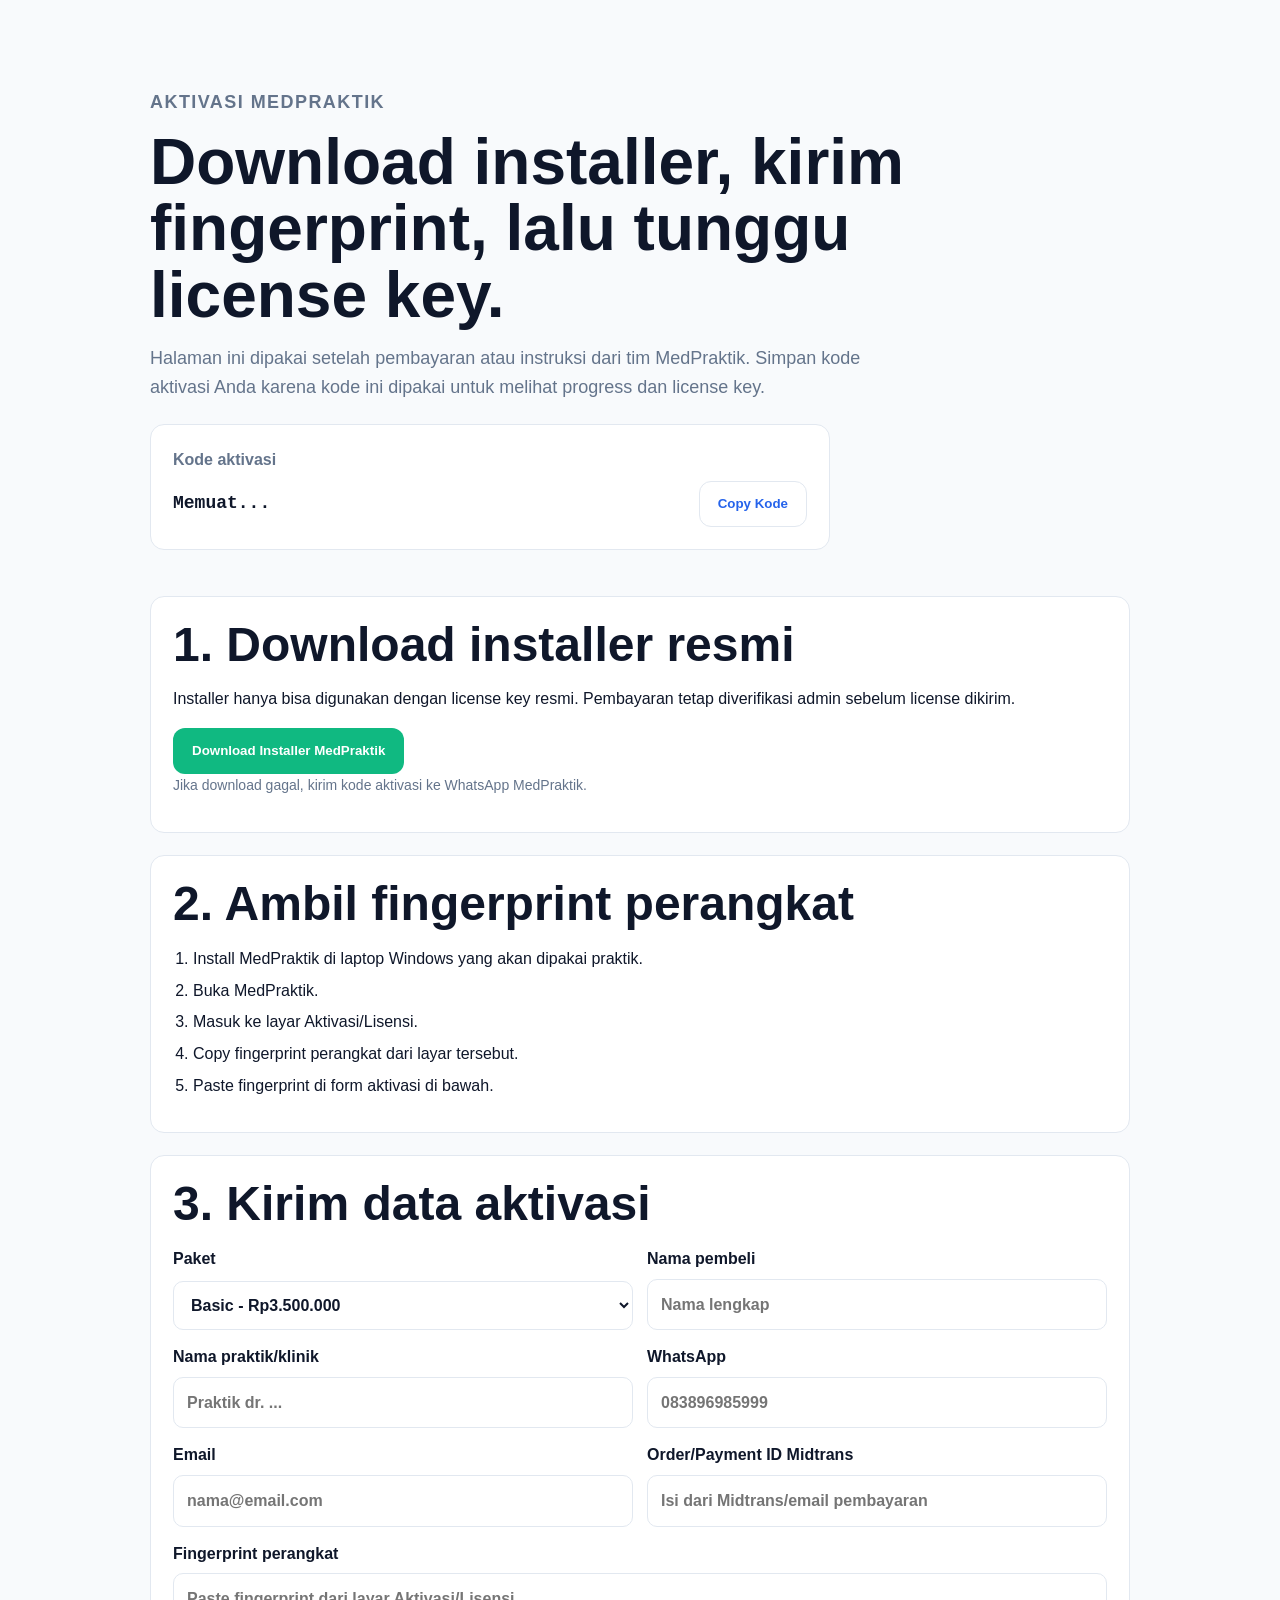
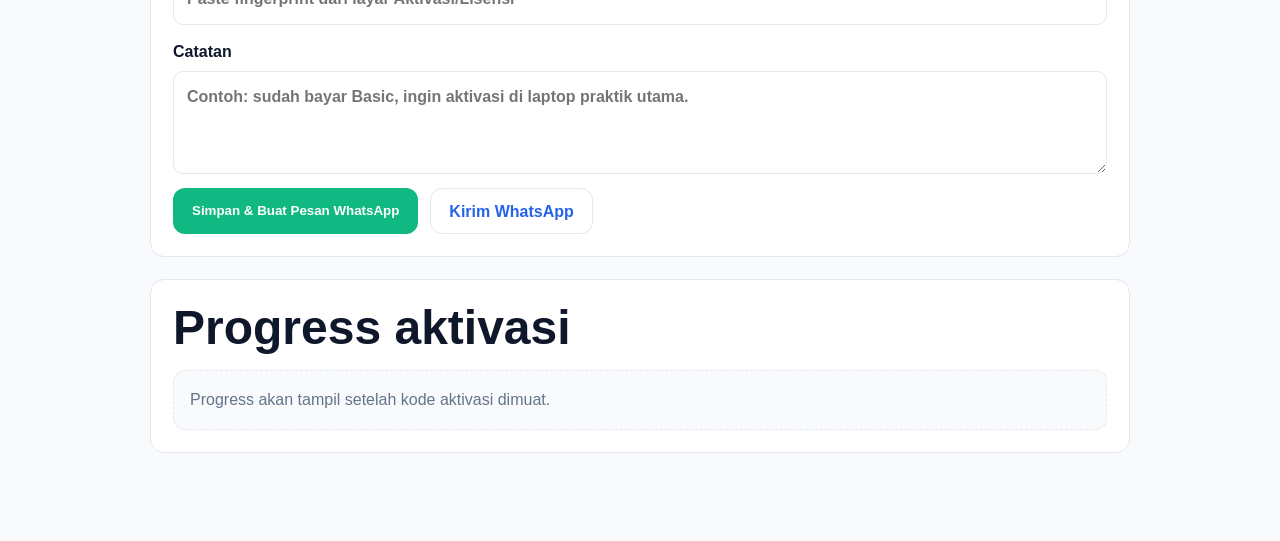
<file: aktivasi/index.html>
﻿<!doctype html>
<html lang="id">
  <head>
    <meta charset="utf-8">
    <meta name="viewport" content="width=device-width, initial-scale=1">
    <meta name="robots" content="noindex,nofollow">
    <title>Aktivasi MedPraktik</title>
    <meta name="description" content="Halaman aktivasi MedPraktik untuk download installer, kirim fingerprint, dan melihat progress license.">
    <link rel="icon" href="/assets/brand/favicon.ico" sizes="any">
    <link rel="stylesheet" href="/styles.css">
  </head>
  <body class="activation-page">
    <main class="section">
      <div class="section-inner activation-layout">
        <section class="activation-hero">
          <p class="eyebrow">Aktivasi MedPraktik</p>
          <h1>Download installer, kirim fingerprint, lalu tunggu license key.</h1>
          <p>
            Halaman ini dipakai setelah pembayaran atau instruksi dari tim MedPraktik.
            Simpan kode aktivasi Anda karena kode ini dipakai untuk melihat progress dan license key.
          </p>
          <div class="activation-code-card">
            <span>Kode aktivasi</span>
            <strong data-activation-code>Memuat...</strong>
            <button class="button secondary" type="button" data-copy-code>Copy Kode</button>
          </div>
          <p class="form-message" data-activation-message role="status"></p>
        </section>

        <section class="activation-card">
          <h2>1. Download installer resmi</h2>
          <p>Installer hanya bisa digunakan dengan license key resmi. Pembayaran tetap diverifikasi admin sebelum license dikirim.</p>
          <button class="button primary" type="button" data-download-installer>Download Installer MedPraktik</button>
          <p class="small-note">Jika download gagal, kirim kode aktivasi ke WhatsApp MedPraktik.</p>
        </section>

        <section class="activation-card">
          <h2>2. Ambil fingerprint perangkat</h2>
          <ol class="status-steps">
            <li>Install MedPraktik di laptop Windows yang akan dipakai praktik.</li>
            <li>Buka MedPraktik.</li>
            <li>Masuk ke layar Aktivasi/Lisensi.</li>
            <li>Copy fingerprint perangkat dari layar tersebut.</li>
            <li>Paste fingerprint di form aktivasi di bawah.</li>
          </ol>
        </section>

        <section class="activation-card">
          <h2>3. Kirim data aktivasi</h2>
          <form class="activation-form" data-activation-form>
            <label>
              Paket
              <select name="packageKey" required>
                <option value="basic">Basic - Rp3.500.000</option>
                <option value="basic_plus">Basic Plus - Rp6.500.000</option>
                <option value="upgrade_basic_to_basic_plus">Upgrade Basic ke Basic Plus - Rp3.300.000</option>
                <option value="advanced">Advanced / jaringan lokal</option>
                <option value="pro">Pro / Pengembangan Lanjutan</option>
                <option value="trial">Trial</option>
              </select>
            </label>
            <label>
              Nama pembeli
              <input name="buyerName" type="text" autocomplete="name" required placeholder="Nama lengkap">
            </label>
            <label>
              Nama praktik/klinik
              <input name="practiceName" type="text" autocomplete="organization" required placeholder="Praktik dr. ...">
            </label>
            <label>
              WhatsApp
              <input name="whatsapp" type="tel" autocomplete="tel" required placeholder="083896985999">
            </label>
            <label>
              Email
              <input name="email" type="email" autocomplete="email" required placeholder="nama@email.com">
            </label>
            <label>
              Order/Payment ID Midtrans
              <input name="midtransPaymentId" type="text" autocomplete="off" placeholder="Isi dari Midtrans/email pembayaran">
            </label>
            <label class="span-2">
              Fingerprint perangkat
              <input name="deviceFingerprint" type="text" autocomplete="off" required placeholder="Paste fingerprint dari layar Aktivasi/Lisensi">
            </label>
            <label class="span-2">
              Catatan
              <textarea name="buyerNotes" rows="3" placeholder="Contoh: sudah bayar Basic, ingin aktivasi di laptop praktik utama."></textarea>
            </label>
            <div class="sales-form-actions span-2">
              <button class="button primary" type="submit">Simpan & Buat Pesan WhatsApp</button>
              <a class="button secondary" href="#" data-whatsapp-send target="_blank" rel="noopener" hidden>Kirim WhatsApp</a>
            </div>
          </form>
        </section>

        <section class="activation-card">
          <h2>Progress aktivasi</h2>
          <div class="status-result" data-activation-status>
            <p>Progress akan tampil setelah kode aktivasi dimuat.</p>
          </div>
        </section>
      </div>
    </main>
    <script src="/activation-config.js"></script>
    <script src="/aktivasi.js"></script>
  </body>
</html>
</file>
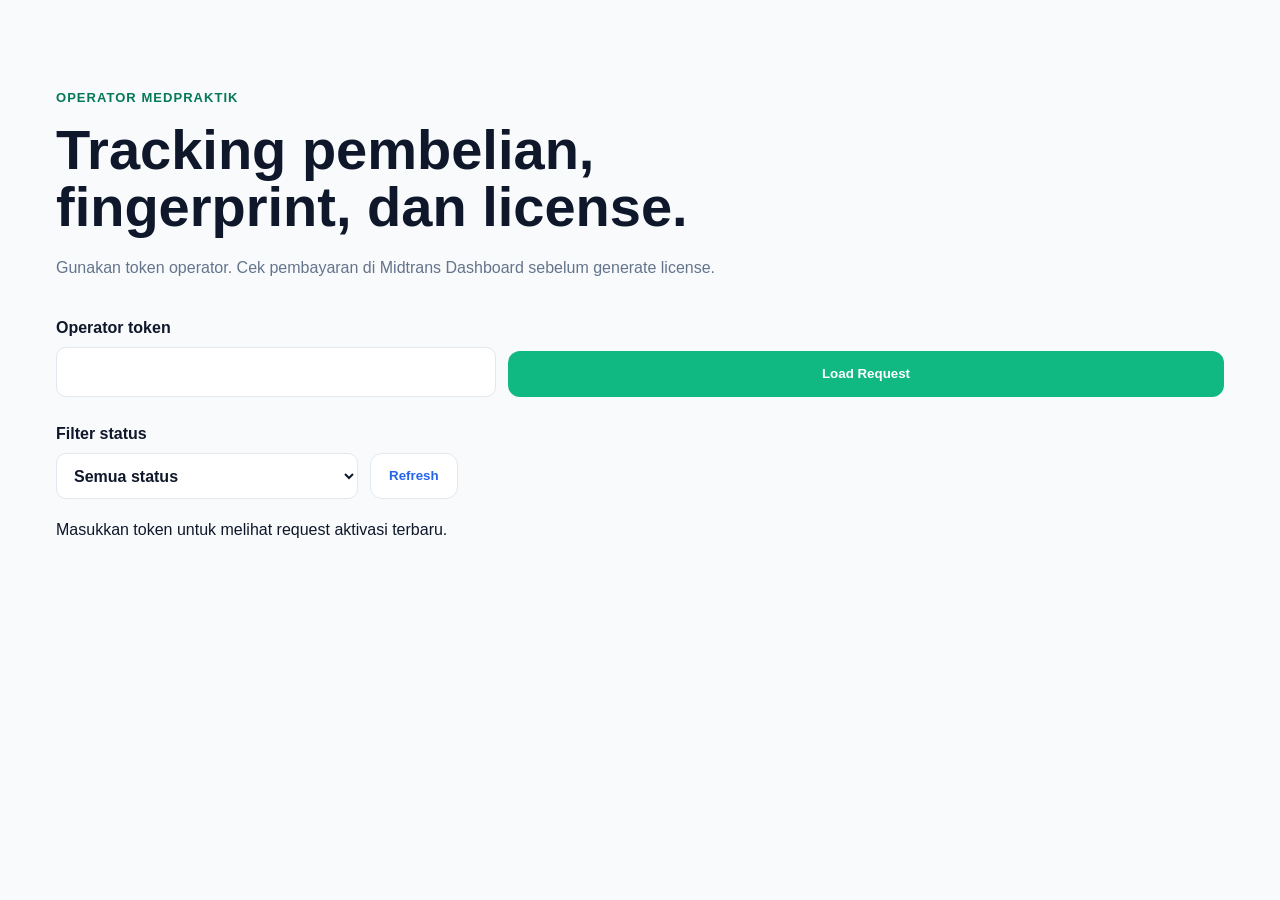
<file: operator/index.html>
﻿<!doctype html>
<html lang="id">
  <head>
    <meta charset="utf-8">
    <meta name="viewport" content="width=device-width, initial-scale=1">
    <meta name="robots" content="noindex,nofollow">
    <title>Operator MedPraktik</title>
    <link rel="icon" href="/assets/brand/favicon.ico" sizes="any">
    <link rel="stylesheet" href="/styles.css">
  </head>
  <body>
    <main class="section admin-page">
      <div class="section-inner">
        <div class="section-heading">
          <p class="eyebrow">Operator MedPraktik</p>
          <h1>Tracking pembelian, fingerprint, dan license.</h1>
          <p>Gunakan token operator. Cek pembayaran di Midtrans Dashboard sebelum generate license.</p>
        </div>

        <form class="admin-token-form" data-operator-token-form>
          <label>
            Operator token
            <input name="operatorToken" type="password" autocomplete="off" required>
          </label>
          <button class="button primary" type="submit">Load Request</button>
        </form>

        <div class="operator-toolbar">
          <label>
            Filter status
            <select data-status-filter>
              <option value="">Semua status</option>
              <option value="data_diterima">Data diterima</option>
              <option value="menunggu_verifikasi_pembayaran">Menunggu verifikasi pembayaran</option>
              <option value="pembayaran_valid">Pembayaran valid</option>
              <option value="siap_generate_license">Siap generate license</option>
              <option value="license_dibuat">License dibuat</option>
              <option value="license_dikirim">License dikirim</option>
              <option value="selesai">Selesai</option>
              <option value="perlu_perbaikan_data">Perlu perbaikan data</option>
            </select>
          </label>
          <button class="button secondary" type="button" data-refresh-requests>Refresh</button>
        </div>

        <div class="admin-orders" data-operator-requests>
          <p>Masukkan token untuk melihat request aktivasi terbaru.</p>
        </div>
      </div>
    </main>
    <script src="/activation-config.js"></script>
    <script src="/operator.js"></script>
  </body>
</html>
</file>
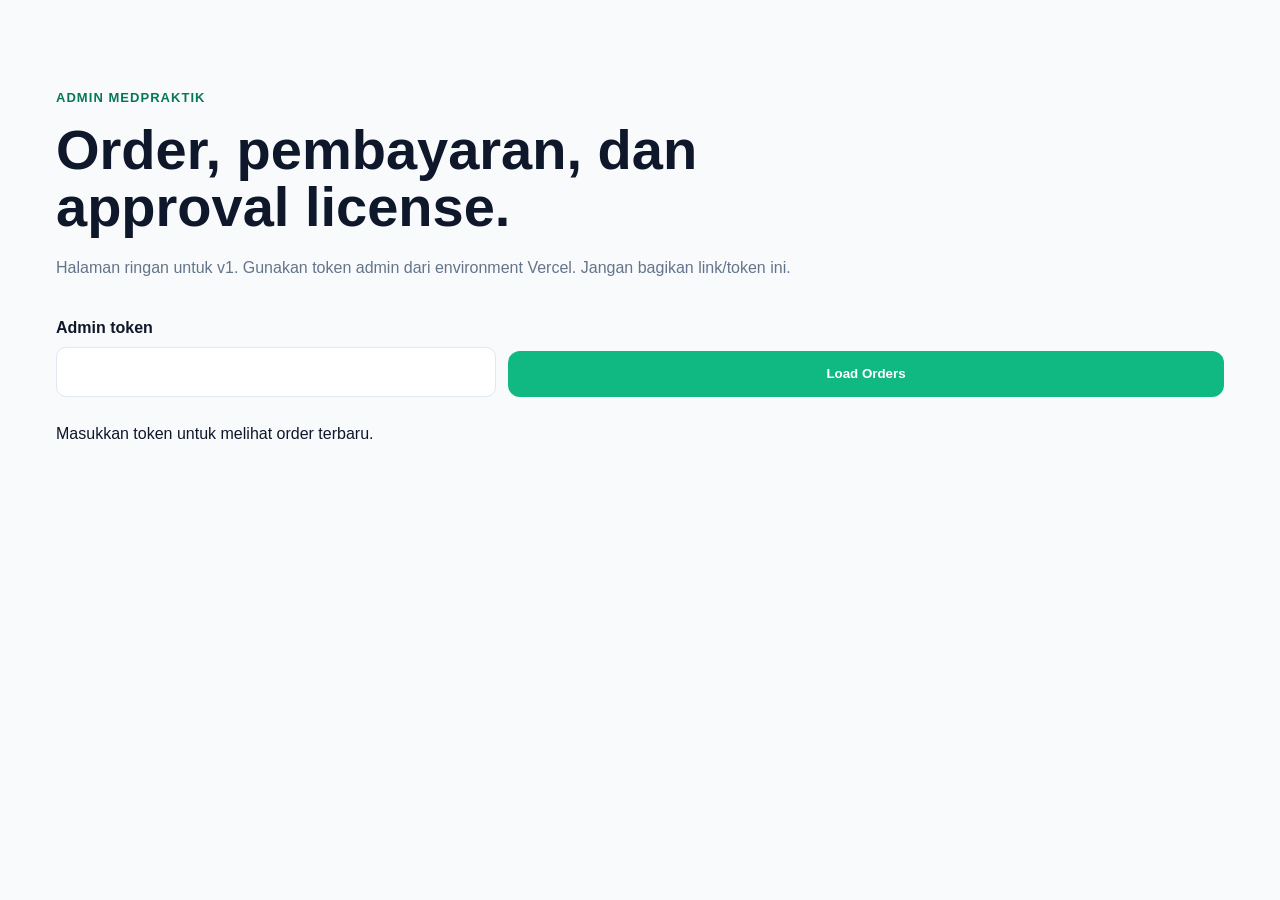
<file: admin.html>
<!doctype html>
<html lang="id">
  <head>
    <meta charset="utf-8">
    <meta name="viewport" content="width=device-width, initial-scale=1">
    <meta name="robots" content="noindex,nofollow">
    <title>Admin Order MedPraktik</title>
    <link rel="icon" href="assets/brand/favicon.ico" sizes="any">
    <link rel="stylesheet" href="styles.css">
  </head>
  <body>
    <main class="section admin-page">
      <div class="section-inner">
        <div class="section-heading">
          <p class="eyebrow">Admin MedPraktik</p>
          <h1>Order, pembayaran, dan approval license.</h1>
          <p>Halaman ringan untuk v1. Gunakan token admin dari environment Vercel. Jangan bagikan link/token ini.</p>
        </div>

        <form class="admin-token-form" data-admin-token-form>
          <label>
            Admin token
            <input name="adminToken" type="password" autocomplete="off" required>
          </label>
          <button class="button primary" type="submit">Load Orders</button>
        </form>

        <div class="admin-orders" data-admin-orders>
          <p>Masukkan token untuk melihat order terbaru.</p>
        </div>
      </div>
    </main>
    <script src="admin.js"></script>
  </body>
</html>
</file>
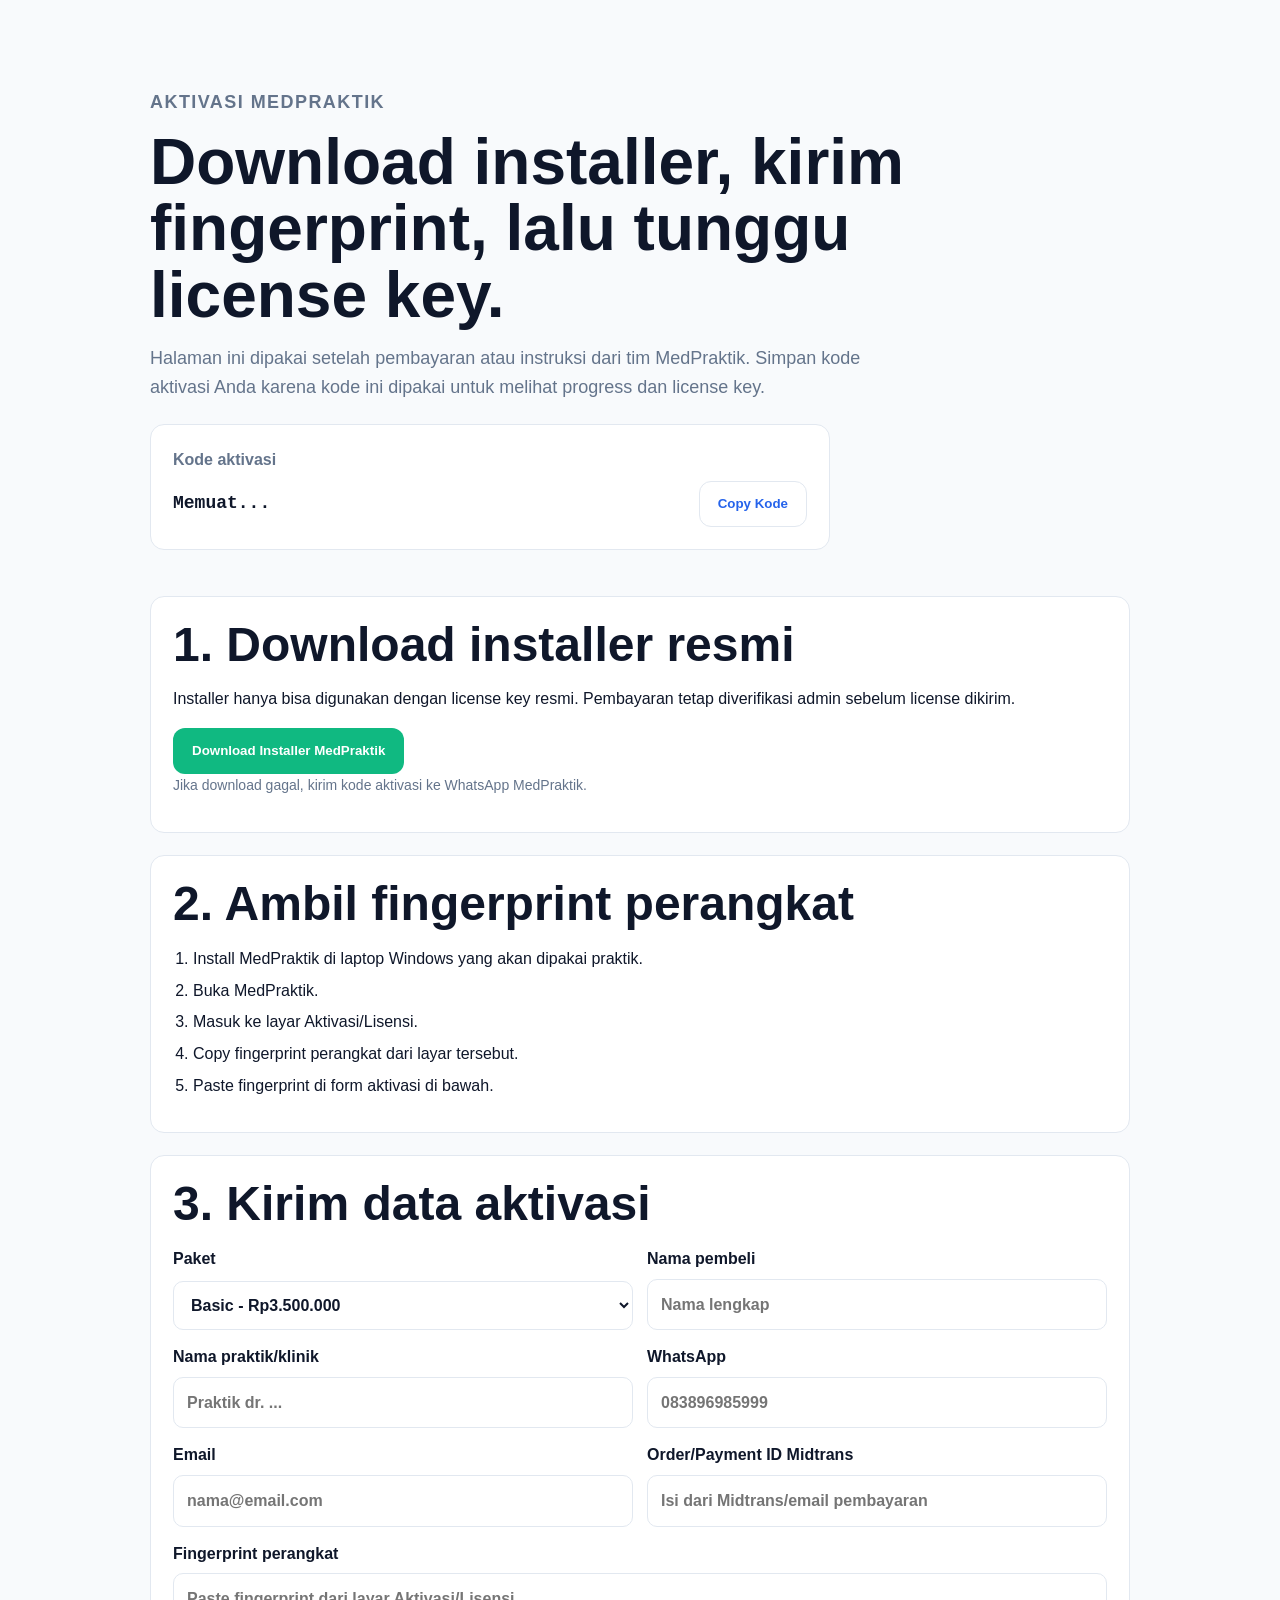
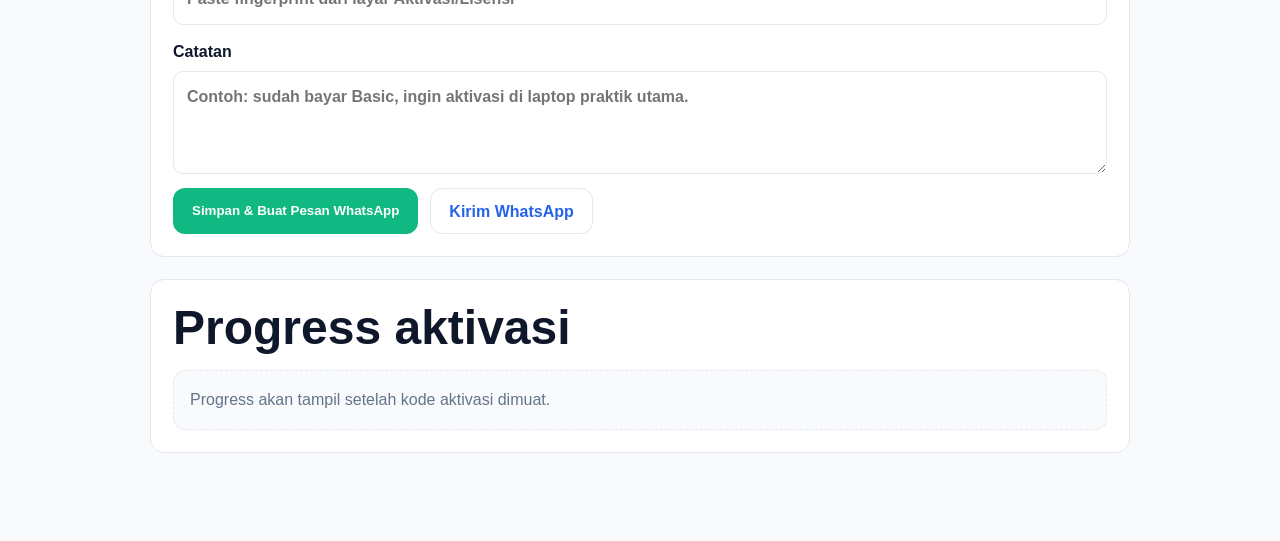
<file: aktivasi.html>
<!doctype html>
<html lang="id">
  <head>
    <meta charset="utf-8">
    <meta name="viewport" content="width=device-width, initial-scale=1">
    <meta name="robots" content="noindex,nofollow">
    <title>Aktivasi MedPraktik</title>
    <meta name="description" content="Halaman aktivasi MedPraktik untuk download installer, kirim fingerprint, dan melihat progress license.">
    <link rel="icon" href="assets/brand/favicon.ico" sizes="any">
    <link rel="stylesheet" href="styles.css">
  </head>
  <body class="activation-page">
    <main class="section">
      <div class="section-inner activation-layout">
        <section class="activation-hero">
          <p class="eyebrow">Aktivasi MedPraktik</p>
          <h1>Download installer, kirim fingerprint, lalu tunggu license key.</h1>
          <p>
            Halaman ini dipakai setelah pembayaran atau instruksi dari tim MedPraktik.
            Simpan kode aktivasi Anda karena kode ini dipakai untuk melihat progress dan license key.
          </p>
          <div class="activation-code-card">
            <span>Kode aktivasi</span>
            <strong data-activation-code>Memuat...</strong>
            <button class="button secondary" type="button" data-copy-code>Copy Kode</button>
          </div>
          <p class="form-message" data-activation-message role="status"></p>
        </section>

        <section class="activation-card">
          <h2>1. Download installer resmi</h2>
          <p>Installer hanya bisa digunakan dengan license key resmi. Pembayaran tetap diverifikasi admin sebelum license dikirim.</p>
          <button class="button primary" type="button" data-download-installer>Download Installer MedPraktik</button>
          <p class="small-note">Jika download gagal, kirim kode aktivasi ke WhatsApp MedPraktik.</p>
        </section>

        <section class="activation-card">
          <h2>2. Ambil fingerprint perangkat</h2>
          <ol class="status-steps">
            <li>Install MedPraktik di laptop Windows yang akan dipakai praktik.</li>
            <li>Buka MedPraktik.</li>
            <li>Masuk ke layar Aktivasi/Lisensi.</li>
            <li>Copy fingerprint perangkat dari layar tersebut.</li>
            <li>Paste fingerprint di form aktivasi di bawah.</li>
          </ol>
        </section>

        <section class="activation-card">
          <h2>3. Kirim data aktivasi</h2>
          <form class="activation-form" data-activation-form>
            <label>
              Paket
              <select name="packageKey" required>
                <option value="basic">Basic - Rp3.500.000</option>
                <option value="basic_plus">Basic Plus - Rp6.500.000</option>
                <option value="upgrade_basic_to_basic_plus">Upgrade Basic ke Basic Plus - Rp3.300.000</option>
                <option value="advanced">Advanced / jaringan lokal</option>
                <option value="pro">Pro / Pengembangan Lanjutan</option>
                <option value="trial">Trial</option>
              </select>
            </label>
            <label>
              Nama pembeli
              <input name="buyerName" type="text" autocomplete="name" required placeholder="Nama lengkap">
            </label>
            <label>
              Nama praktik/klinik
              <input name="practiceName" type="text" autocomplete="organization" required placeholder="Praktik dr. ...">
            </label>
            <label>
              WhatsApp
              <input name="whatsapp" type="tel" autocomplete="tel" required placeholder="083896985999">
            </label>
            <label>
              Email
              <input name="email" type="email" autocomplete="email" required placeholder="nama@email.com">
            </label>
            <label>
              Order/Payment ID Midtrans
              <input name="midtransPaymentId" type="text" autocomplete="off" placeholder="Isi dari Midtrans/email pembayaran">
            </label>
            <label class="span-2">
              Fingerprint perangkat
              <input name="deviceFingerprint" type="text" autocomplete="off" required placeholder="Paste fingerprint dari layar Aktivasi/Lisensi">
            </label>
            <label class="span-2">
              Catatan
              <textarea name="buyerNotes" rows="3" placeholder="Contoh: sudah bayar Basic, ingin aktivasi di laptop praktik utama."></textarea>
            </label>
            <div class="sales-form-actions span-2">
              <button class="button primary" type="submit">Simpan & Buat Pesan WhatsApp</button>
              <a class="button secondary" href="#" data-whatsapp-send target="_blank" rel="noopener" hidden>Kirim WhatsApp</a>
            </div>
          </form>
        </section>

        <section class="activation-card">
          <h2>Progress aktivasi</h2>
          <div class="status-result" data-activation-status>
            <p>Progress akan tampil setelah kode aktivasi dimuat.</p>
          </div>
        </section>
      </div>
    </main>
    <script src="activation-config.js"></script>
    <script src="aktivasi.js"></script>
  </body>
</html>
</file>
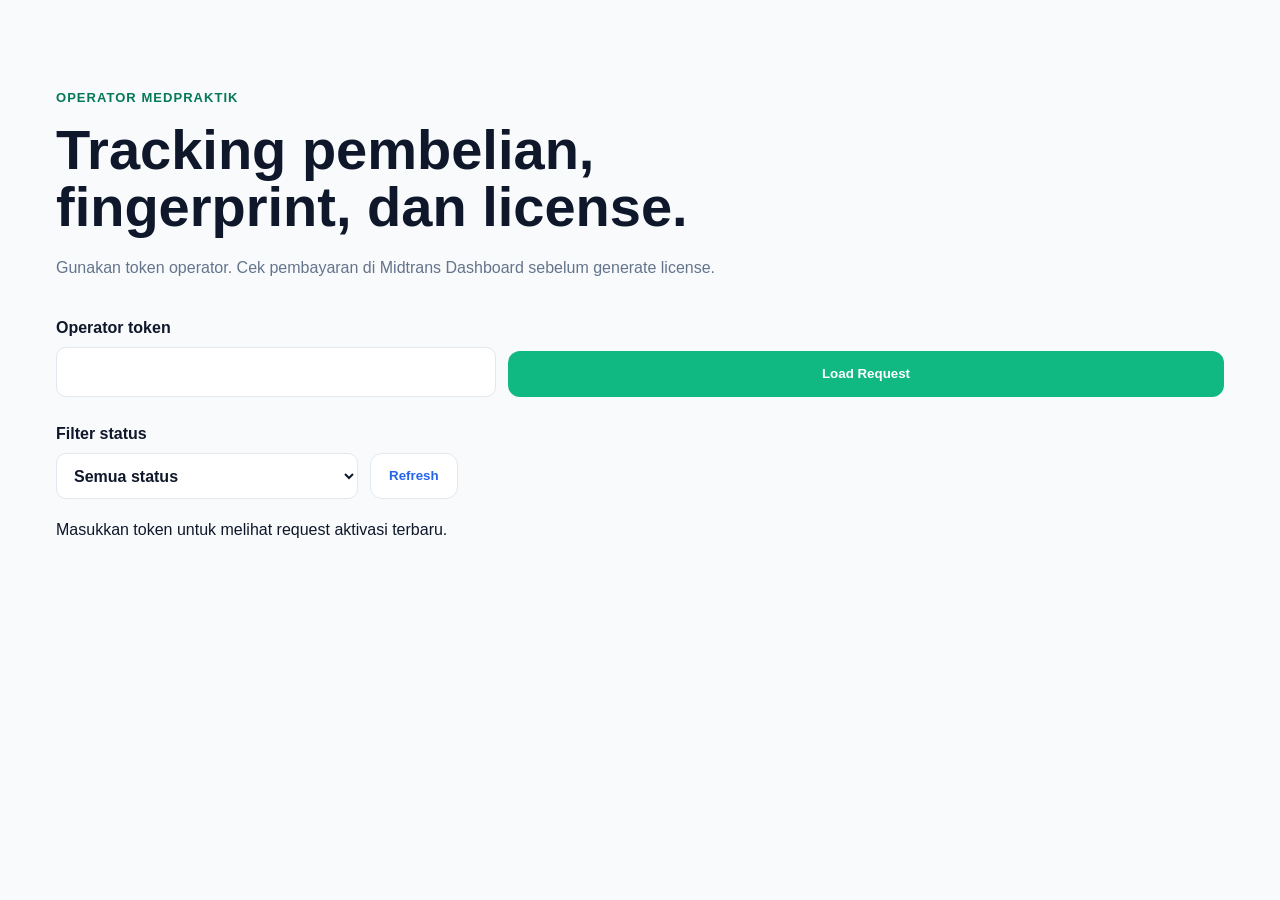
<file: operator.html>
<!doctype html>
<html lang="id">
  <head>
    <meta charset="utf-8">
    <meta name="viewport" content="width=device-width, initial-scale=1">
    <meta name="robots" content="noindex,nofollow">
    <title>Operator MedPraktik</title>
    <link rel="icon" href="assets/brand/favicon.ico" sizes="any">
    <link rel="stylesheet" href="styles.css">
  </head>
  <body>
    <main class="section admin-page">
      <div class="section-inner">
        <div class="section-heading">
          <p class="eyebrow">Operator MedPraktik</p>
          <h1>Tracking pembelian, fingerprint, dan license.</h1>
          <p>Gunakan token operator. Cek pembayaran di Midtrans Dashboard sebelum generate license.</p>
        </div>

        <form class="admin-token-form" data-operator-token-form>
          <label>
            Operator token
            <input name="operatorToken" type="password" autocomplete="off" required>
          </label>
          <button class="button primary" type="submit">Load Request</button>
        </form>

        <div class="operator-toolbar">
          <label>
            Filter status
            <select data-status-filter>
              <option value="">Semua status</option>
              <option value="data_diterima">Data diterima</option>
              <option value="menunggu_verifikasi_pembayaran">Menunggu verifikasi pembayaran</option>
              <option value="pembayaran_valid">Pembayaran valid</option>
              <option value="siap_generate_license">Siap generate license</option>
              <option value="license_dibuat">License dibuat</option>
              <option value="license_dikirim">License dikirim</option>
              <option value="selesai">Selesai</option>
              <option value="perlu_perbaikan_data">Perlu perbaikan data</option>
            </select>
          </label>
          <button class="button secondary" type="button" data-refresh-requests>Refresh</button>
        </div>

        <div class="admin-orders" data-operator-requests>
          <p>Masukkan token untuk melihat request aktivasi terbaru.</p>
        </div>
      </div>
    </main>
    <script src="activation-config.js"></script>
    <script src="operator.js"></script>
  </body>
</html>
</file>
<file: styles.css>
:root {
  --bg: #f8fafc;
  --card: #ffffff;
  --border: #e2e8f0;
  --text: #0f172a;
  --muted: #64748b;
  --primary: #10b981;
  --primary-dark: #047857;
  --accent: #2563eb;
  --warning: #f59e0b;
  --shadow: 0 18px 48px rgba(15, 23, 42, 0.09);
  --radius: 16px;
  --max: 1240px;
}

* {
  box-sizing: border-box;
}

html {
  scroll-behavior: smooth;
}

body {
  margin: 0;
  color: var(--text);
  background: var(--bg);
  font-family: Inter, Arial, sans-serif;
  line-height: 1.6;
  overflow-x: hidden;
}

a {
  color: inherit;
  text-decoration: none;
}

img {
  display: block;
  max-width: 100%;
}

.sr-only {
  position: absolute;
  width: 1px;
  height: 1px;
  padding: 0;
  margin: -1px;
  overflow: hidden;
  clip: rect(0, 0, 0, 0);
  white-space: nowrap;
  border: 0;
}

.site-header {
  position: sticky;
  top: 0;
  z-index: 20;
  display: grid;
  grid-template-columns: auto 1fr auto;
  align-items: center;
  gap: 22px;
  padding: 14px clamp(20px, 5vw, 56px);
  background: rgba(248, 250, 252, 0.92);
  border-bottom: 1px solid rgba(226, 232, 240, 0.86);
  backdrop-filter: blur(16px);
}

.site-header.has-shadow {
  box-shadow: 0 12px 32px rgba(15, 23, 42, 0.08);
}

.brand {
  display: inline-flex;
  align-items: center;
  gap: 10px;
  font-weight: 800;
  letter-spacing: 0;
}

.brand-logo {
  display: block;
  width: 36px;
  height: 36px;
  border-radius: 12px;
  flex: 0 0 auto;
}

.brand-mark {
  display: inline-grid;
  width: 36px;
  height: 36px;
  place-items: center;
  color: #ffffff;
  background: var(--primary-dark);
  border-radius: 12px;
  font-weight: 800;
}

.site-nav {
  display: flex;
  justify-content: center;
  gap: 16px;
  color: var(--muted);
  font-size: 13px;
  font-weight: 700;
}

.site-nav a:hover,
.site-nav a:focus-visible {
  color: var(--primary-dark);
}

.nav-toggle {
  display: none;
  width: 44px;
  height: 44px;
  padding: 10px;
  background: var(--card);
  border: 1px solid var(--border);
  border-radius: 12px;
}

.nav-toggle span:not(.sr-only) {
  display: block;
  height: 2px;
  margin: 5px 0;
  background: var(--text);
}

.button {
  display: inline-flex;
  align-items: center;
  justify-content: center;
  max-width: 100%;
  min-height: 46px;
  padding: 12px 18px;
  border: 1px solid transparent;
  border-radius: 12px;
  font-weight: 800;
  line-height: 1.2;
  text-align: center;
}

.button.primary {
  color: #ffffff;
  background: var(--primary);
}

.button.primary:hover,
.button.primary:focus-visible {
  background: var(--primary-dark);
}

.button.secondary {
  color: var(--accent);
  background: #ffffff;
  border-color: var(--border);
}

.section {
  padding: 88px clamp(20px, 5vw, 56px);
}

.section-inner {
  width: min(100%, var(--max));
  min-width: 0;
  margin: 0 auto;
}

.hero {
  padding-top: 54px;
  padding-bottom: 58px;
}

.hero-grid {
  display: grid;
  grid-template-columns: minmax(0, 0.9fr) minmax(420px, 1.1fr);
  gap: clamp(30px, 5vw, 68px);
  align-items: center;
}

.hero-grid > * {
  min-width: 0;
}

.eyebrow {
  margin: 0 0 12px;
  color: var(--primary-dark);
  font-size: 13px;
  font-weight: 900;
  letter-spacing: 0.08em;
  text-transform: uppercase;
}

h1,
h2,
h3,
p {
  margin-top: 0;
}

h1 {
  margin-bottom: 20px;
  font-size: clamp(42px, 5vw, 66px);
  line-height: 1.02;
  letter-spacing: 0;
}

h2 {
  margin-bottom: 16px;
  font-size: clamp(30px, 4vw, 48px);
  line-height: 1.08;
  letter-spacing: 0;
}

h3 {
  margin-bottom: 10px;
  font-size: 20px;
  line-height: 1.24;
}

.lead {
  max-width: 680px;
  color: var(--muted);
  font-size: 20px;
  overflow-wrap: anywhere;
}

.hero-proof {
  max-width: 650px;
  margin-bottom: 0;
  color: var(--text);
  font-size: 17px;
  font-weight: 700;
  overflow-wrap: anywhere;
}

.hero-actions {
  display: flex;
  flex-wrap: wrap;
  gap: 12px;
  margin: 28px 0 22px;
}

.cta-microcopy {
  margin: -10px 0 22px;
  color: var(--muted);
  font-size: 14px;
  font-weight: 800;
  overflow-wrap: anywhere;
}

.badge-row {
  display: flex;
  flex-wrap: wrap;
  gap: 10px;
}

.badge-row span {
  padding: 8px 12px;
  color: var(--primary-dark);
  background: #ecfdf5;
  border: 1px solid #bbf7d0;
  border-radius: 999px;
  font-size: 13px;
  font-weight: 800;
}

.hero-shot {
  margin: 0;
  max-width: 100%;
  overflow: hidden;
  background: var(--card);
  border: 1px solid var(--border);
  border-radius: var(--radius);
  box-shadow: 0 18px 45px rgba(15, 23, 42, 0.14);
}

.hero-shot img {
  display: block;
  width: 100%;
  aspect-ratio: 2560 / 1392;
  object-fit: contain;
  background: #f8fafc;
}

.shot-caption {
  display: flex;
  flex-wrap: wrap;
  justify-content: space-between;
  gap: 12px;
  padding: 14px 16px;
  color: var(--muted);
  font-size: 14px;
}

.shot-caption strong {
  color: var(--text);
}

.problem {
  background: #ffffff;
}

.trust-strip {
  padding-top: 28px;
  padding-bottom: 28px;
  background: #ffffff;
}

.trust-strip-grid {
  display: grid;
  grid-template-columns: repeat(5, minmax(0, 1fr));
  gap: 12px;
}

.trust-strip-grid div {
  padding: 16px;
  background: #f8fafc;
  border: 1px solid var(--border);
  border-radius: 14px;
}

.trust-strip-grid strong {
  display: block;
  margin-bottom: 4px;
  font-size: 14px;
}

.trust-strip-grid span {
  color: var(--muted);
  font-size: 13px;
}

.buy-reasons {
  background: var(--bg);
}

.reason-grid {
  display: grid;
  grid-template-columns: repeat(3, minmax(0, 1fr));
  gap: 18px;
}

.reason-card,
.comparison-card {
  padding: 24px;
  background: var(--card);
  border: 1px solid var(--border);
  border-radius: var(--radius);
  box-shadow: 0 16px 34px rgba(15, 23, 42, 0.06);
}

.reason-card span {
  display: inline-flex;
  margin-bottom: 14px;
  color: var(--accent);
  font-size: 13px;
  font-weight: 900;
}

.reason-card p,
.comparison-card li {
  color: var(--muted);
}

.comparison-grid {
  display: grid;
  grid-template-columns: repeat(2, minmax(0, 1fr));
  gap: 18px;
  margin-top: 22px;
}

.comparison-card.before {
  border-top: 6px solid var(--warning);
}

.comparison-card.after {
  border-top: 6px solid var(--primary);
}

.comparison-card ul {
  display: grid;
  gap: 10px;
  padding-left: 20px;
  margin: 0;
}

.section-actions {
  display: flex;
  flex-wrap: wrap;
  justify-content: center;
  gap: 12px;
  margin-top: 28px;
}

.section-actions.left {
  justify-content: flex-start;
}

.section-heading {
  max-width: 820px;
  margin-bottom: 34px;
}

.section-heading.center {
  margin-right: auto;
  margin-left: auto;
  text-align: center;
}

.section-heading p:not(.eyebrow),
.card p,
.plan p,
.template-showcase p,
.roadmap p,
.faq p,
.security-copy p,
.footer p,
.roadmap-note,
.pricing-license-note,
.offline p,
.onboarding p {
  color: var(--muted);
}

.grid-4,
.grid-3,
.pricing-grid,
.pricing-support-grid {
  display: grid;
  gap: 18px;
}

.grid-4 {
  grid-template-columns: repeat(4, minmax(0, 1fr));
}

.grid-3 {
  grid-template-columns: repeat(3, minmax(0, 1fr));
}

.card,
.plan,
.workflow-step,
.security-item,
.faq details {
  background: var(--card);
  border: 1px solid var(--border);
  border-radius: var(--radius);
}

.card,
.plan {
  padding: 24px;
  transition:
    border-color 0.18s ease,
    box-shadow 0.18s ease,
    transform 0.18s ease;
}

.card:hover,
.plan:hover,
.security-item:hover,
.faq details:hover {
  border-color: rgba(16, 185, 129, 0.32);
  box-shadow: 0 14px 34px rgba(15, 23, 42, 0.08);
  transform: translateY(-2px);
}

.card-number {
  display: inline-flex;
  margin-bottom: 18px;
  color: var(--accent);
  font-size: 13px;
  font-weight: 900;
}

.workflow {
  background: var(--bg);
}

.workflow-list {
  display: grid;
  gap: 14px;
  padding: 0;
  margin: 0;
  list-style: none;
}

.workflow-step {
  display: grid;
  grid-template-columns: 54px 1fr;
  gap: 18px;
  padding: 20px;
}

.workflow-step span {
  display: inline-grid;
  width: 46px;
  height: 46px;
  place-items: center;
  color: #ffffff;
  background: var(--primary);
  border-radius: 14px;
  font-weight: 900;
}

.screenshot-grid {
  display: grid;
  grid-template-columns: minmax(0, 1fr) 260px;
  gap: 22px;
  align-items: start;
}

.screenshot-panel {
  margin: 0;
  max-width: 100%;
  overflow: hidden;
  background: var(--card);
  border: 1px solid var(--border);
  border-radius: var(--radius);
  box-shadow: 0 18px 45px rgba(15, 23, 42, 0.12);
}

.screenshot-panel img {
  display: block;
  width: 100%;
  aspect-ratio: 2560 / 1392;
  object-fit: contain;
  background: #f8fafc;
}

.screenshot-panel figcaption {
  padding: 12px 16px 14px;
  color: var(--muted);
  font-size: 0.88rem;
  line-height: 1.5;
  border-top: 1px solid var(--border);
  background: #ffffff;
}

.screenshot-tabs {
  display: grid;
  gap: 10px;
  max-height: 520px;
  overflow: auto;
  padding-right: 2px;
}

.screenshot-tabs button {
  min-height: 42px;
  padding: 9px 13px;
  color: var(--muted);
  text-align: left;
  background: #ffffff;
  border: 1px solid var(--border);
  border-radius: 12px;
  font: inherit;
  font-weight: 800;
  cursor: pointer;
}

.screenshot-tabs button.is-active {
  color: #ffffff;
  background: var(--accent);
  border-color: var(--accent);
}

.pricing-grid {
  grid-template-columns: repeat(4, minmax(0, 1fr));
}

.pricing-support-grid {
  grid-template-columns: repeat(2, minmax(0, 1fr));
  margin-top: 18px;
}

.plan {
  display: flex;
  flex-direction: column;
  box-shadow: 0 16px 36px rgba(15, 23, 42, 0.06);
}

.plan.featured {
  border-color: var(--primary);
  box-shadow: 0 18px 42px rgba(16, 185, 129, 0.14);
}

.plan.recommended {
  border-color: var(--accent);
  box-shadow: 0 18px 42px rgba(37, 99, 235, 0.13);
}

.plan.pro {
  border-color: #0f172a;
  box-shadow: 0 18px 42px rgba(15, 23, 42, 0.13);
}

.plan.subtle {
  background: #fbfdff;
}

.plan.compact {
  display: grid;
  grid-template-columns: minmax(0, 1fr) auto;
  column-gap: 18px;
  align-items: center;
  padding: 20px;
  background: #fbfdff;
}

.plan.compact .plan-label,
.plan.compact .plan-name,
.plan.compact h3,
.plan.compact p {
  grid-column: 1;
}

.plan.compact .plan-cta {
  grid-column: 2;
  grid-row: 1 / span 4;
  width: auto;
  margin-top: 0;
  white-space: nowrap;
}

.plan-label {
  display: inline-flex;
  align-self: flex-start;
  margin-bottom: 14px;
  padding: 6px 10px;
  color: var(--primary-dark);
  background: #ecfdf5;
  border: 1px solid #bbf7d0;
  border-radius: 999px;
  font-size: 12px;
  font-weight: 900;
}

.plan-name {
  margin-bottom: 10px;
  color: var(--primary-dark);
  font-size: 13px;
  font-weight: 900;
  letter-spacing: 0.08em;
  text-transform: uppercase;
}

.plan-price {
  margin: 14px 0 4px;
  color: var(--text);
  font-size: clamp(1.45rem, 1.8vw, 2rem);
  line-height: 1.05;
  font-weight: 950;
}

.plan-meta {
  margin: 0 0 14px;
  color: var(--primary-dark);
  font-size: 0.86rem;
  font-weight: 850;
}

.plan ul {
  display: grid;
  gap: 8px;
  padding-left: 18px;
  margin: auto 0 0;
  color: var(--muted);
}

.plan-cta {
  width: 100%;
  margin-top: 22px;
}

.roadmap-note,
.pricing-license-note {
  max-width: 820px;
  margin: 20px auto 8px;
  text-align: center;
}

.pricing-license-note {
  padding: 16px 18px;
  background: #f8fafc;
  border: 1px solid var(--border);
  border-radius: var(--radius);
  font-size: 14px;
}

.pricing-help {
  max-width: 720px;
  margin: 18px auto 0;
  color: var(--primary-dark);
  text-align: center;
  font-weight: 800;
}

.upgrade-path {
  display: grid;
  grid-template-columns: minmax(0, 0.9fr) minmax(0, 1.1fr);
  gap: 18px;
  align-items: center;
  margin-top: 18px;
  padding: 22px;
  background: #ecfdf5;
  border: 1px solid #bbf7d0;
  border-radius: var(--radius);
}

.upgrade-path h3,
.upgrade-path p {
  margin-bottom: 0;
}

.upgrade-path ol {
  display: grid;
  grid-template-columns: repeat(4, minmax(0, 1fr));
  gap: 10px;
  padding: 0;
  margin: 0;
  list-style: none;
}

.upgrade-path li {
  display: grid;
  min-height: 44px;
  place-items: center;
  padding: 8px 10px;
  color: var(--primary-dark);
  background: #ffffff;
  border: 1px solid #bbf7d0;
  border-radius: 999px;
  font-weight: 900;
  text-align: center;
}

.purchase {
  background: #ffffff;
}

.video-demo {
  background: #ffffff;
}

.video-demo-layout {
  display: grid;
  grid-template-columns: minmax(0, 0.9fr) minmax(340px, 0.7fr);
  gap: clamp(22px, 4vw, 48px);
  align-items: center;
}

.video-demo-card {
  padding: 26px;
  background:
    linear-gradient(135deg, rgba(16, 185, 129, 0.1), rgba(37, 99, 235, 0.08)),
    #ffffff;
  border: 1px solid var(--border);
  border-radius: var(--radius);
  box-shadow: 0 18px 42px rgba(15, 23, 42, 0.09);
}

.video-demo-card span {
  display: inline-flex;
  margin-bottom: 16px;
  color: var(--primary-dark);
  font-size: 13px;
  font-weight: 900;
  letter-spacing: 0.08em;
  text-transform: uppercase;
}

.video-demo-card ul {
  display: grid;
  gap: 12px;
  padding-left: 20px;
  margin: 0;
  color: var(--text);
  font-weight: 750;
}

.offline {
  background: #ffffff;
}

.template-showcase {
  background: #ffffff;
}

.template-layout {
  display: grid;
  grid-template-columns: minmax(0, 1.05fr) minmax(360px, 0.95fr);
  gap: 22px;
  align-items: stretch;
}

.template-shot {
  display: flex;
  flex-direction: column;
  min-width: 0;
  margin: 0;
  overflow: hidden;
  background: var(--card);
  border: 1px solid var(--border);
  border-radius: var(--radius);
  box-shadow: 0 18px 45px rgba(15, 23, 42, 0.11);
}

.template-shot img {
  display: block;
  width: 100%;
  aspect-ratio: 2560 / 1392;
  object-fit: contain;
  background: #f8fafc;
}

.template-shot figcaption,
.template-preview-grid figcaption {
  color: var(--muted);
  font-size: 0.88rem;
  line-height: 1.5;
}

.template-shot figcaption {
  padding: 12px 16px 14px;
  border-top: 1px solid var(--border);
}

.template-points {
  display: grid;
  grid-template-columns: repeat(2, minmax(0, 1fr));
  gap: 14px;
}

.template-point {
  padding: 20px;
  background: #fbfdff;
  border: 1px solid var(--border);
  border-radius: var(--radius);
  box-shadow: 0 14px 32px rgba(15, 23, 42, 0.05);
}

.template-point span {
  display: inline-flex;
  margin-bottom: 12px;
  color: var(--accent);
  font-size: 13px;
  font-weight: 900;
}

.template-point strong {
  display: block;
  margin-bottom: 6px;
  color: var(--text);
  font-size: 18px;
}

.template-point p {
  margin-bottom: 0;
  font-size: 14px;
}

.template-preview-grid {
  display: grid;
  grid-template-columns: repeat(4, minmax(0, 1fr));
  gap: 14px;
  margin-top: 18px;
}

.template-preview-grid figure {
  margin: 0;
  overflow: hidden;
  background: var(--card);
  border: 1px solid var(--border);
  border-radius: 14px;
  box-shadow: 0 12px 28px rgba(15, 23, 42, 0.05);
}

.template-preview-grid img {
  width: 100%;
  aspect-ratio: 16 / 10;
  object-fit: cover;
  object-position: top center;
  background: #f8fafc;
  border-bottom: 1px solid var(--border);
}

.template-preview-grid figcaption {
  padding: 10px 12px 12px;
  color: var(--text);
  font-weight: 900;
}

.split-layout {
  display: grid;
  grid-template-columns: minmax(0, 0.9fr) minmax(360px, 1fr);
  gap: clamp(28px, 5vw, 64px);
  align-items: start;
}

.trust-list,
.support-grid {
  display: grid;
  gap: 14px;
}

.trust-item,
.support-item {
  padding: 20px;
  background: var(--card);
  border: 1px solid var(--border);
  border-radius: var(--radius);
  box-shadow: 0 14px 32px rgba(15, 23, 42, 0.05);
}

.trust-item strong,
.support-item strong {
  display: block;
  margin-bottom: 6px;
}

.trust-item span,
.support-item span {
  color: var(--muted);
}

.onboarding {
  background: var(--bg);
}

.roadmap {
  background: var(--bg);
}

.roadmap-grid {
  display: grid;
  grid-template-columns: repeat(3, minmax(0, 1fr));
  gap: 18px;
}

.roadmap-card {
  padding: 24px;
  background: var(--card);
  border: 1px solid var(--border);
  border-radius: var(--radius);
  box-shadow: 0 16px 34px rgba(15, 23, 42, 0.06);
}

.roadmap-card span {
  display: inline-flex;
  margin-bottom: 14px;
  color: var(--accent);
  font-size: 13px;
  font-weight: 900;
}

.roadmap-card p {
  margin-bottom: 0;
}

.support-grid {
  grid-template-columns: repeat(4, minmax(0, 1fr));
}

.purchase-steps {
  display: grid;
  grid-template-columns: repeat(5, minmax(0, 1fr));
  gap: 14px;
  padding: 0;
  margin: 0;
  list-style: none;
}

.purchase-steps li {
  padding: 22px;
  background: var(--card);
  border: 1px solid var(--border);
  border-radius: var(--radius);
}

.purchase-steps span {
  display: inline-grid;
  width: 40px;
  height: 40px;
  margin-bottom: 16px;
  place-items: center;
  color: #ffffff;
  background: var(--primary);
  border-radius: 12px;
  font-weight: 900;
}

.purchase-steps strong {
  display: block;
  margin-bottom: 8px;
  font-size: 18px;
}

.purchase-steps p {
  margin-bottom: 0;
  color: var(--muted);
  font-size: 14px;
}

.purchase-note {
  display: flex;
  gap: 10px;
  max-width: 920px;
  margin: 22px auto 0;
  padding: 18px 20px;
  color: #0f172a;
  background: #ecfdf5;
  border: 1px solid #bbf7d0;
  border-radius: var(--radius);
}

.purchase-note span {
  color: var(--primary-dark);
}

.package-compare {
  background: #ffffff;
}

.compare-table-wrap {
  overflow-x: auto;
  border: 1px solid var(--border);
  border-radius: var(--radius);
  background: #ffffff;
  box-shadow: 0 16px 34px rgba(15, 23, 42, 0.06);
}

.compare-table {
  width: 100%;
  min-width: 860px;
  border-collapse: collapse;
}

.compare-table th,
.compare-table td {
  padding: 14px 16px;
  border-bottom: 1px solid var(--border);
  text-align: left;
  vertical-align: top;
}

.compare-table thead th {
  color: var(--primary-dark);
  background: #ecfdf5;
  font-size: 13px;
  font-weight: 900;
  letter-spacing: 0.04em;
  text-transform: uppercase;
}

.compare-table tbody th {
  color: var(--text);
  font-weight: 900;
}

.compare-table td {
  color: var(--muted);
  font-weight: 750;
}

.compare-table tr:last-child th,
.compare-table tr:last-child td {
  border-bottom: 0;
}

.package-fit {
  background: #ffffff;
}

.security {
  background: #ffffff;
}

.fit {
  background: #ffffff;
}

.fit-grid,
.script-grid {
  display: grid;
  gap: 18px;
}

.fit-grid {
  grid-template-columns: repeat(2, minmax(0, 1fr));
}

.fit-card {
  padding: 28px;
  background: var(--card);
  border: 1px solid var(--border);
  border-radius: var(--radius);
}

.fit-card.positive {
  border-top: 6px solid var(--primary);
}

.fit-card.careful {
  border-top: 6px solid var(--warning);
}

.fit-card ul {
  display: grid;
  gap: 10px;
  padding-left: 20px;
  margin: 0;
  color: var(--muted);
}

.sales-script {
  background: #ffffff;
}

.script-grid {
  grid-template-columns: repeat(4, minmax(0, 1fr));
}

.security-layout {
  display: grid;
  grid-template-columns: minmax(0, 0.82fr) minmax(360px, 1fr);
  gap: clamp(26px, 5vw, 64px);
  align-items: start;
}

.security-list {
  display: grid;
  gap: 14px;
}

.security-item {
  padding: 20px;
  border-left: 5px solid var(--primary);
}

.security-item strong {
  display: block;
  margin-bottom: 4px;
}

.security-note {
  padding: 14px 16px;
  background: #f8fafc;
  border: 1px solid var(--border);
  border-radius: 14px;
  color: var(--muted);
  font-size: 0.94rem;
}

.faq-list {
  max-width: 900px;
  margin: 0 auto;
}

.faq details + details {
  margin-top: 12px;
}

.faq summary {
  cursor: pointer;
  padding: 20px 22px;
  font-weight: 900;
}

.faq details p {
  padding: 0 22px 20px;
  margin-bottom: 0;
}

.cta {
  background: var(--primary-dark);
  color: #ffffff;
}

.cta .section-inner {
  display: grid;
  grid-template-columns: minmax(0, 1fr) auto;
  gap: 26px;
  align-items: center;
}

.cta p,
.cta .eyebrow {
  color: #d1fae5;
}

.contact-phone {
  margin: 16px 0 8px;
  color: #ffffff;
  font-size: 20px;
  font-weight: 900;
}

.contact-phone a {
  color: #ffffff;
  text-decoration: underline;
  text-decoration-thickness: 2px;
  text-underline-offset: 4px;
}

.cta-note {
  max-width: 620px;
  margin-bottom: 0;
  font-size: 14px;
}

.cta .button.secondary {
  color: #ffffff;
  background: transparent;
  border-color: rgba(255, 255, 255, 0.36);
}

.footer {
  padding: 28px clamp(20px, 5vw, 56px);
  background: #ffffff;
  border-top: 1px solid var(--border);
}

.footer .section-inner {
  display: flex;
  justify-content: space-between;
  gap: 18px;
}

.footer p {
  margin: 0;
  font-size: 14px;
}

.sales-flow {
  background: #ffffff;
}

.sales-flow-layout,
.status-layout {
  display: grid;
  grid-template-columns: minmax(0, 0.88fr) minmax(340px, 1.12fr);
  gap: 28px;
  align-items: start;
}

.flow-cards {
  display: grid;
  grid-template-columns: repeat(2, minmax(0, 1fr));
  gap: 12px;
  margin-top: 22px;
}

.flow-cards article,
.status-panel,
.sales-form {
  background: var(--card);
  border: 1px solid var(--border);
  border-radius: 14px;
  box-shadow: 0 14px 36px rgba(15, 23, 42, 0.07);
}

.flow-cards article {
  padding: 16px;
}

.flow-cards strong,
.flow-cards span {
  display: block;
}

.flow-cards span {
  margin-top: 4px;
  color: var(--muted);
  font-size: 14px;
}

.sales-form {
  display: grid;
  grid-template-columns: repeat(2, minmax(0, 1fr));
  gap: 16px;
  padding: 22px;
}

.sales-form label,
.status-checker label,
.fingerprint-form label {
  display: grid;
  gap: 7px;
  color: var(--text);
  font-size: 14px;
  font-weight: 800;
}

.sales-form input,
.sales-form select,
.sales-form textarea,
.status-checker input,
.fingerprint-form input {
  width: 100%;
  min-height: 44px;
  padding: 11px 12px;
  color: var(--text);
  background: #ffffff;
  border: 1px solid var(--border);
  border-radius: 10px;
  font: inherit;
  font-weight: 500;
}

.sales-form textarea {
  resize: vertical;
}

.sales-form small {
  color: var(--muted);
  font-weight: 600;
}

.span-2 {
  grid-column: 1 / -1;
}

.sales-form-actions {
  display: flex;
  flex-wrap: wrap;
  gap: 12px;
  align-items: center;
}

.form-message {
  min-height: 24px;
  margin: 0;
  color: var(--muted);
  font-size: 14px;
  font-weight: 700;
}

.form-message.is-error {
  color: #b91c1c;
}

.form-message.is-success {
  color: var(--primary-dark);
}

.order-status {
  background: #f1f5f9;
}

.status-panel {
  display: grid;
  gap: 18px;
  padding: 22px;
}

.status-checker,
.fingerprint-form {
  display: grid;
  grid-template-columns: minmax(0, 1fr) auto;
  gap: 12px;
  align-items: end;
}

.status-result {
  padding: 16px;
  color: var(--muted);
  background: #f8fafc;
  border: 1px dashed var(--border);
  border-radius: 12px;
}

.status-result p {
  margin: 0 0 8px;
}

.status-result p:last-child {
  margin-bottom: 0;
}

.status-steps {
  margin: 8px 0 12px;
  padding-left: 20px;
}

.status-steps li {
  margin: 0 0 6px;
}

.installer-actions {
  display: grid;
  gap: 10px;
  margin: 12px 0;
  padding: 14px;
  background: #ffffff;
  border: 1px solid var(--border);
  border-radius: 12px;
}

.installer-actions .button {
  width: fit-content;
}

.license-key-box {
  display: block;
  overflow-wrap: anywhere;
  padding: 12px;
  color: var(--text);
  background: #ffffff;
  border: 1px solid var(--border);
  border-radius: 10px;
  font-family: ui-monospace, SFMono-Regular, Consolas, monospace;
  font-size: 13px;
}

.admin-page h1 {
  max-width: 760px;
  font-size: clamp(34px, 6vw, 56px);
}

.admin-token-form {
  display: grid;
  grid-template-columns: minmax(280px, 440px) auto;
  gap: 12px;
  align-items: end;
  margin: 24px 0;
}

.admin-token-form label {
  display: grid;
  gap: 7px;
  font-weight: 800;
}

.admin-token-form input {
  min-height: 44px;
  padding: 11px 12px;
  border: 1px solid var(--border);
  border-radius: 10px;
  font: inherit;
}

.admin-table-wrap {
  overflow-x: auto;
}

.admin-table td,
.admin-table th {
  vertical-align: top;
}

.activation-layout {
  display: grid;
  gap: 22px;
  max-width: 980px;
}

.activation-hero h1 {
  max-width: 880px;
  margin: 0 0 16px;
  color: var(--text);
  font-size: clamp(36px, 7vw, 64px);
  line-height: 1.04;
}

.activation-hero p {
  max-width: 760px;
  color: var(--muted);
  font-size: 18px;
}

.activation-card,
.activation-code-card {
  padding: 22px;
  background: #ffffff;
  border: 1px solid var(--border);
  border-radius: 14px;
  box-shadow: var(--shadow-soft);
}

.activation-code-card {
  display: grid;
  grid-template-columns: minmax(0, 1fr) auto;
  gap: 8px 14px;
  align-items: center;
  max-width: 680px;
  margin: 22px 0 0;
}

.activation-code-card span {
  grid-column: 1 / -1;
  color: var(--muted);
  font-weight: 800;
}

.activation-code-card strong {
  overflow-wrap: anywhere;
  color: var(--text);
  font-family: ui-monospace, SFMono-Regular, Consolas, monospace;
  font-size: 18px;
}

.activation-card h2 {
  margin-top: 0;
  color: var(--text);
}

.activation-form {
  display: grid;
  grid-template-columns: repeat(2, minmax(0, 1fr));
  gap: 14px;
}

.activation-form label,
.operator-toolbar label {
  display: grid;
  gap: 7px;
  color: var(--text);
  font-weight: 800;
}

.activation-form input,
.activation-form select,
.activation-form textarea,
.operator-toolbar select {
  width: 100%;
  min-height: 46px;
  padding: 12px 13px;
  border: 1px solid var(--border);
  border-radius: 10px;
  color: var(--text);
  background: #ffffff;
  font: inherit;
}

.activation-form textarea {
  resize: vertical;
}

.small-note {
  color: var(--muted);
  font-size: 14px;
}

.license-ready {
  display: grid;
  gap: 8px;
}

.operator-toolbar {
  display: flex;
  flex-wrap: wrap;
  gap: 12px;
  align-items: end;
  margin: 18px 0;
}

.operator-toolbar label {
  min-width: 260px;
}

.operator-actions {
  display: flex;
  flex-direction: column;
  gap: 8px;
  min-width: 180px;
}

.operator-actions .button {
  width: 100%;
  padding: 10px 12px;
  font-size: 14px;
}

.operator-license {
  display: block;
  max-width: 220px;
  overflow-wrap: anywhere;
  margin-top: 6px;
  font-size: 11px;
}

@media (max-width: 1080px) {
  .hero-grid,
  .security-layout,
  .screenshot-grid,
  .template-layout,
  .split-layout,
  .video-demo-layout,
  .sales-flow-layout,
  .status-layout {
    grid-template-columns: 1fr;
  }

  .grid-4,
  .trust-strip-grid,
  .reason-grid,
  .script-grid,
  .pricing-grid,
  .pricing-support-grid,
  .roadmap-grid,
  .purchase-steps {
    grid-template-columns: repeat(2, minmax(0, 1fr));
  }

  .screenshot-tabs {
    display: flex;
    gap: 10px;
    max-height: none;
    overflow-x: auto;
    overflow-y: hidden;
    padding: 0 0 6px;
  }

  .screenshot-tabs button {
    flex: 0 0 auto;
    white-space: nowrap;
  }

  .support-grid {
    grid-template-columns: repeat(2, minmax(0, 1fr));
  }

  .template-preview-grid {
    grid-template-columns: repeat(2, minmax(0, 1fr));
  }

  .upgrade-path {
    grid-template-columns: 1fr;
  }
}

@media (max-width: 1120px) {
  .site-header {
    grid-template-columns: auto auto;
  }

  .nav-toggle {
    display: block;
    justify-self: end;
  }

  .site-nav,
  .site-header > .button {
    display: none;
  }

  .site-nav.is-open {
    display: grid;
    grid-column: 1 / -1;
    justify-content: stretch;
    gap: 0;
    padding-top: 8px;
    border-top: 1px solid var(--border);
  }

  .site-nav.is-open a {
    padding: 12px 0;
  }

  .section {
    padding-top: 64px;
    padding-bottom: 64px;
  }

  h1 {
    font-size: clamp(42px, 11vw, 58px);
  }

  .lead {
    font-size: 18px;
  }

  .grid-3 {
    grid-template-columns: 1fr;
  }

  .fit-grid {
    grid-template-columns: 1fr;
  }

  .cta .section-inner {
    grid-template-columns: 1fr;
  }
}

@media (max-width: 620px) {
  .button,
  .hero-actions {
    width: 100%;
  }

  .grid-4,
  .trust-strip-grid,
  .reason-grid,
  .comparison-grid,
  .script-grid,
  .template-points,
  .template-preview-grid,
  .pricing-grid,
  .pricing-support-grid,
  .roadmap-grid,
  .purchase-steps,
  .support-grid {
    grid-template-columns: 1fr;
  }

  .upgrade-path ol {
    grid-template-columns: 1fr 1fr;
  }

  .purchase-note {
    display: block;
  }

  .workflow-step {
    grid-template-columns: 1fr;
  }

  .plan.compact {
    grid-template-columns: 1fr;
  }

  .plan.compact .plan-cta {
    grid-column: 1;
    grid-row: auto;
    width: 100%;
    margin-top: 16px;
    white-space: normal;
  }

  .footer .section-inner {
    align-items: flex-start;
    flex-direction: column;
  }

  .sales-form,
  .flow-cards,
  .status-checker,
  .fingerprint-form,
  .admin-token-form {
    grid-template-columns: 1fr;
  }

  .sales-form-actions .button,
  .status-checker .button,
  .fingerprint-form .button,
  .admin-token-form .button {
    width: 100%;
  }
}
</file>
